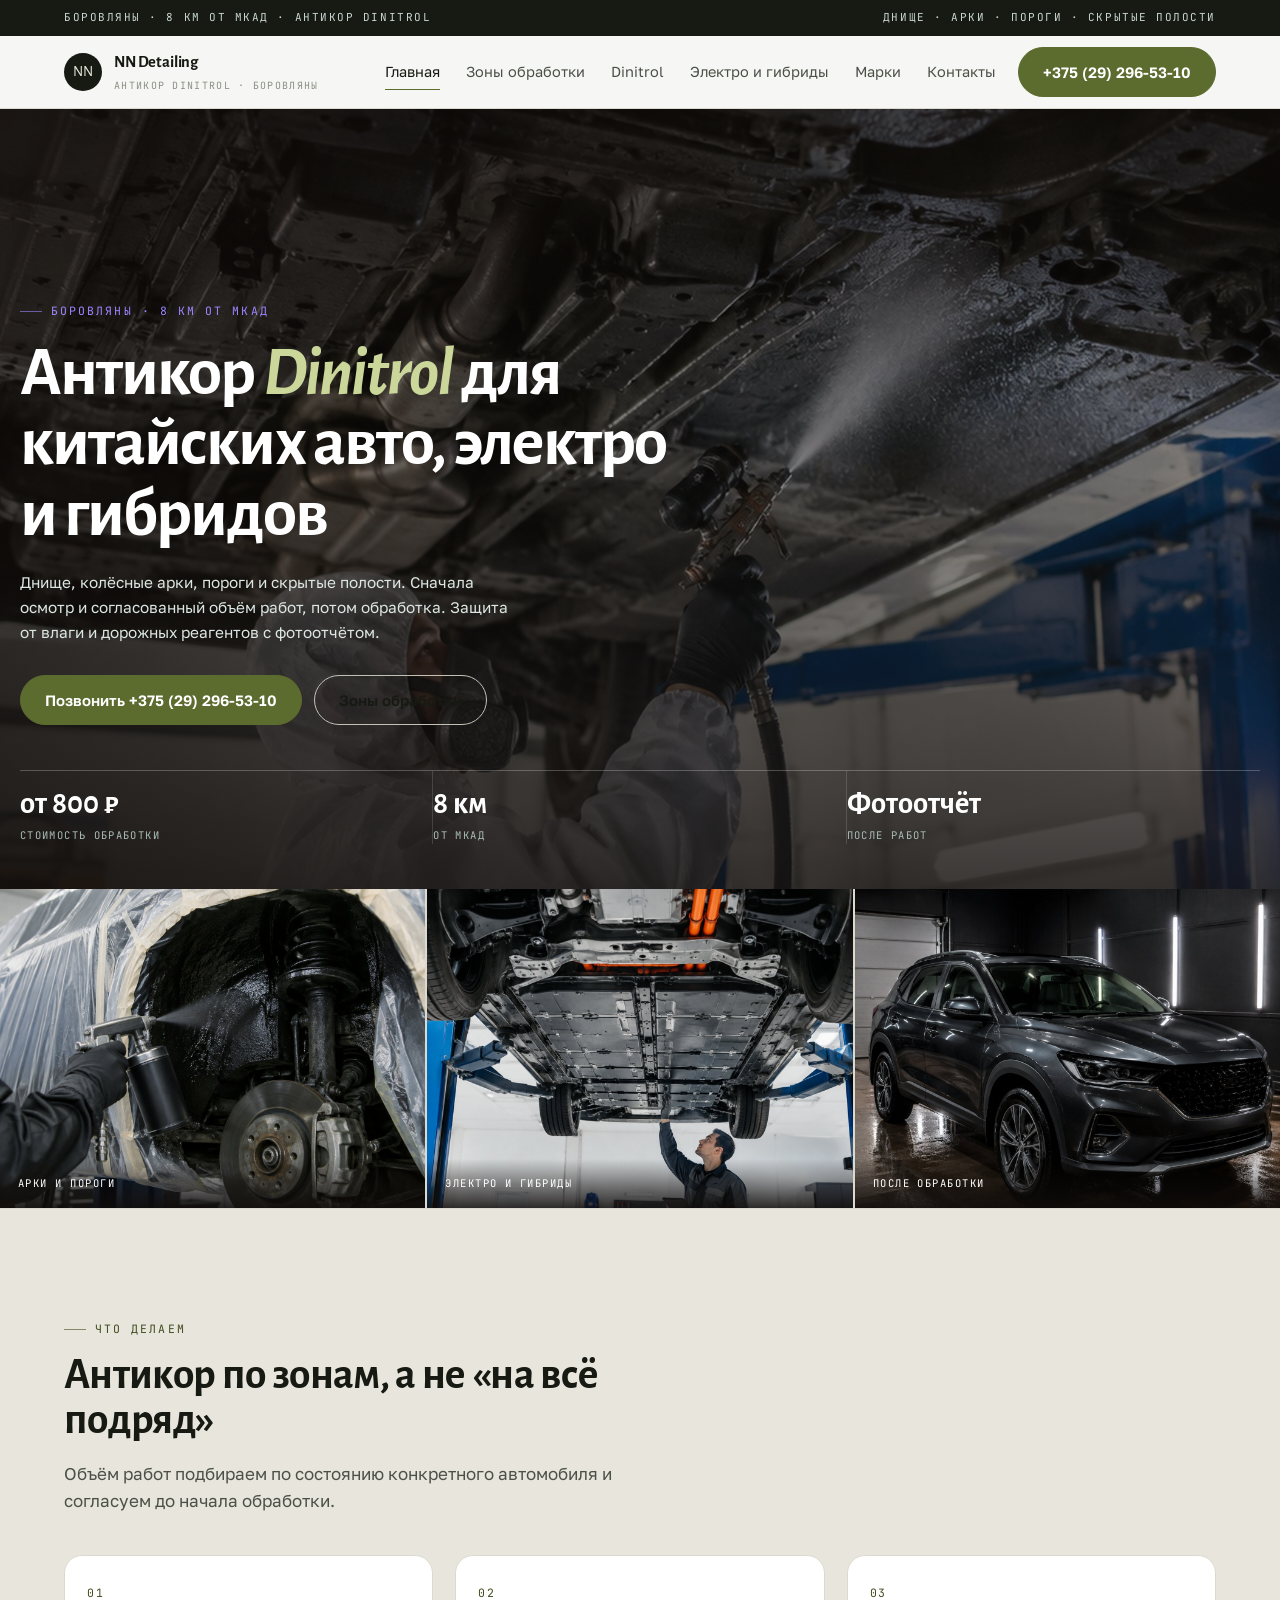
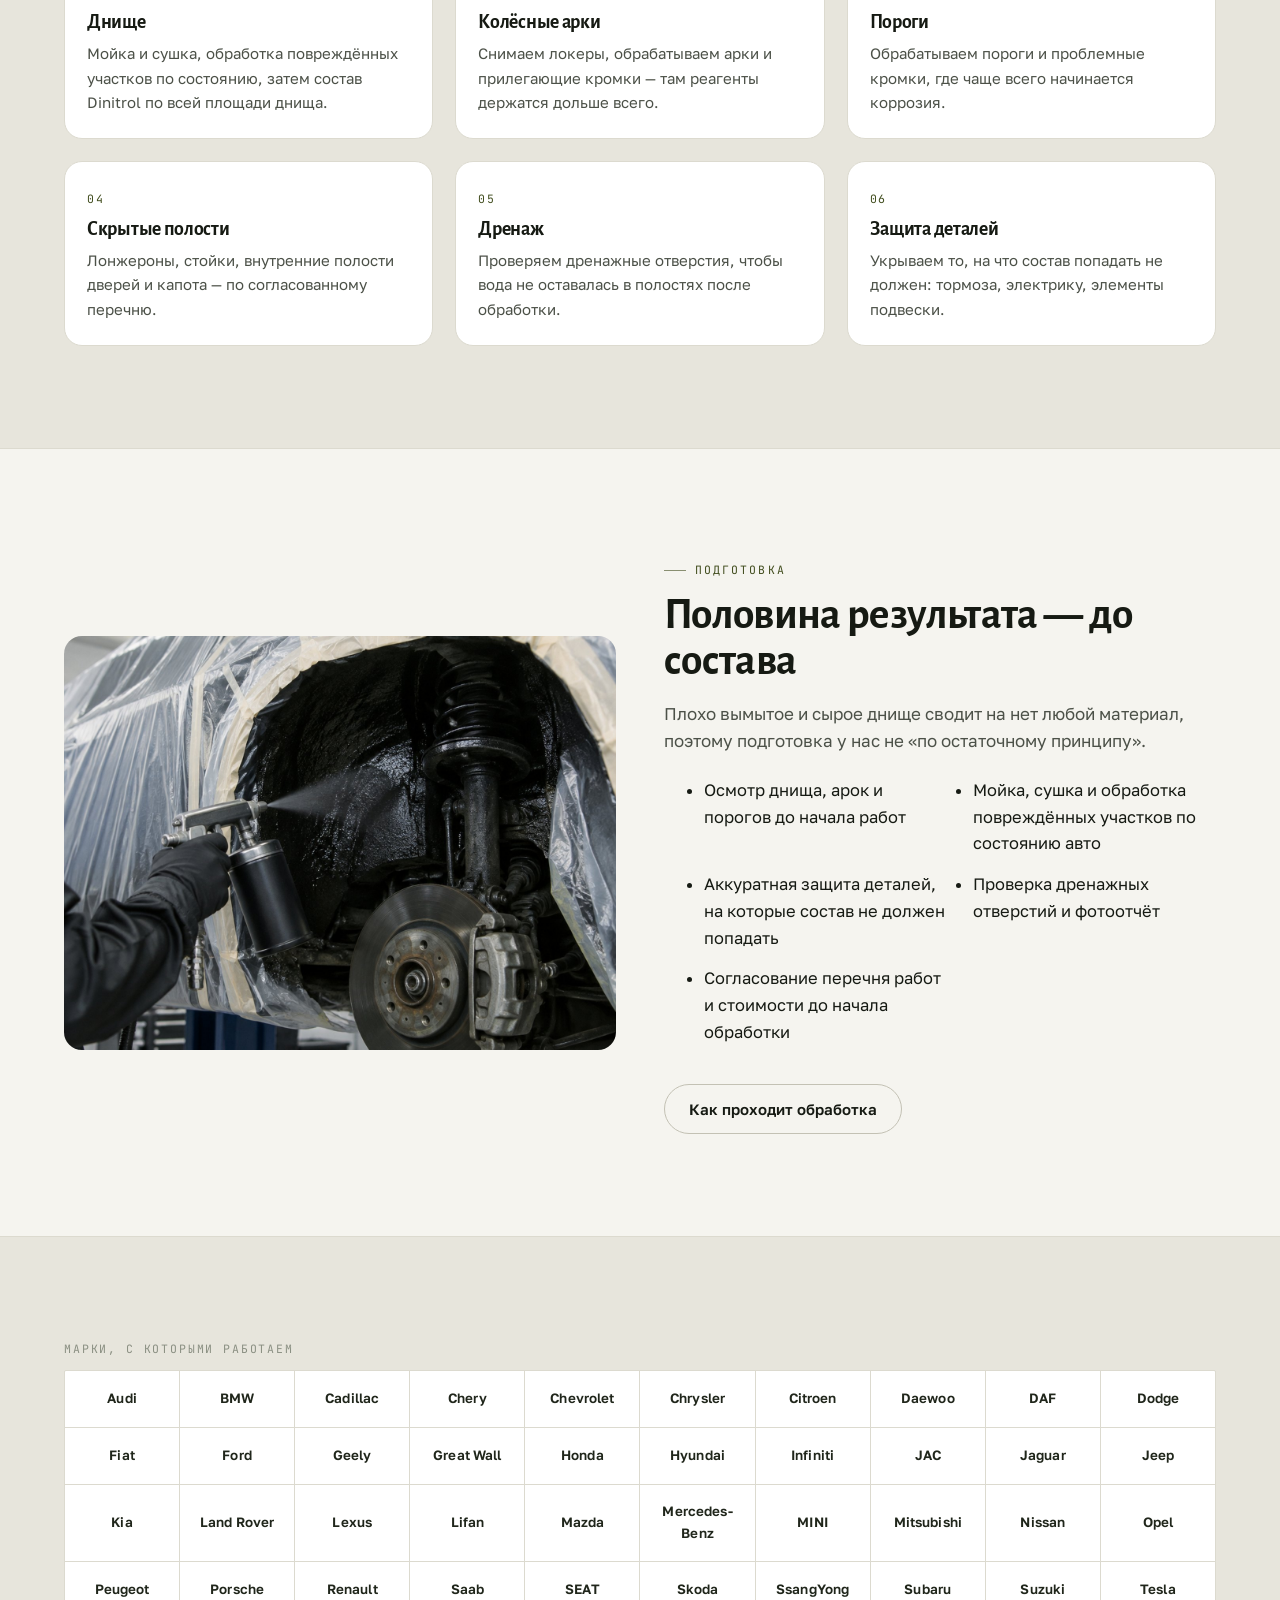
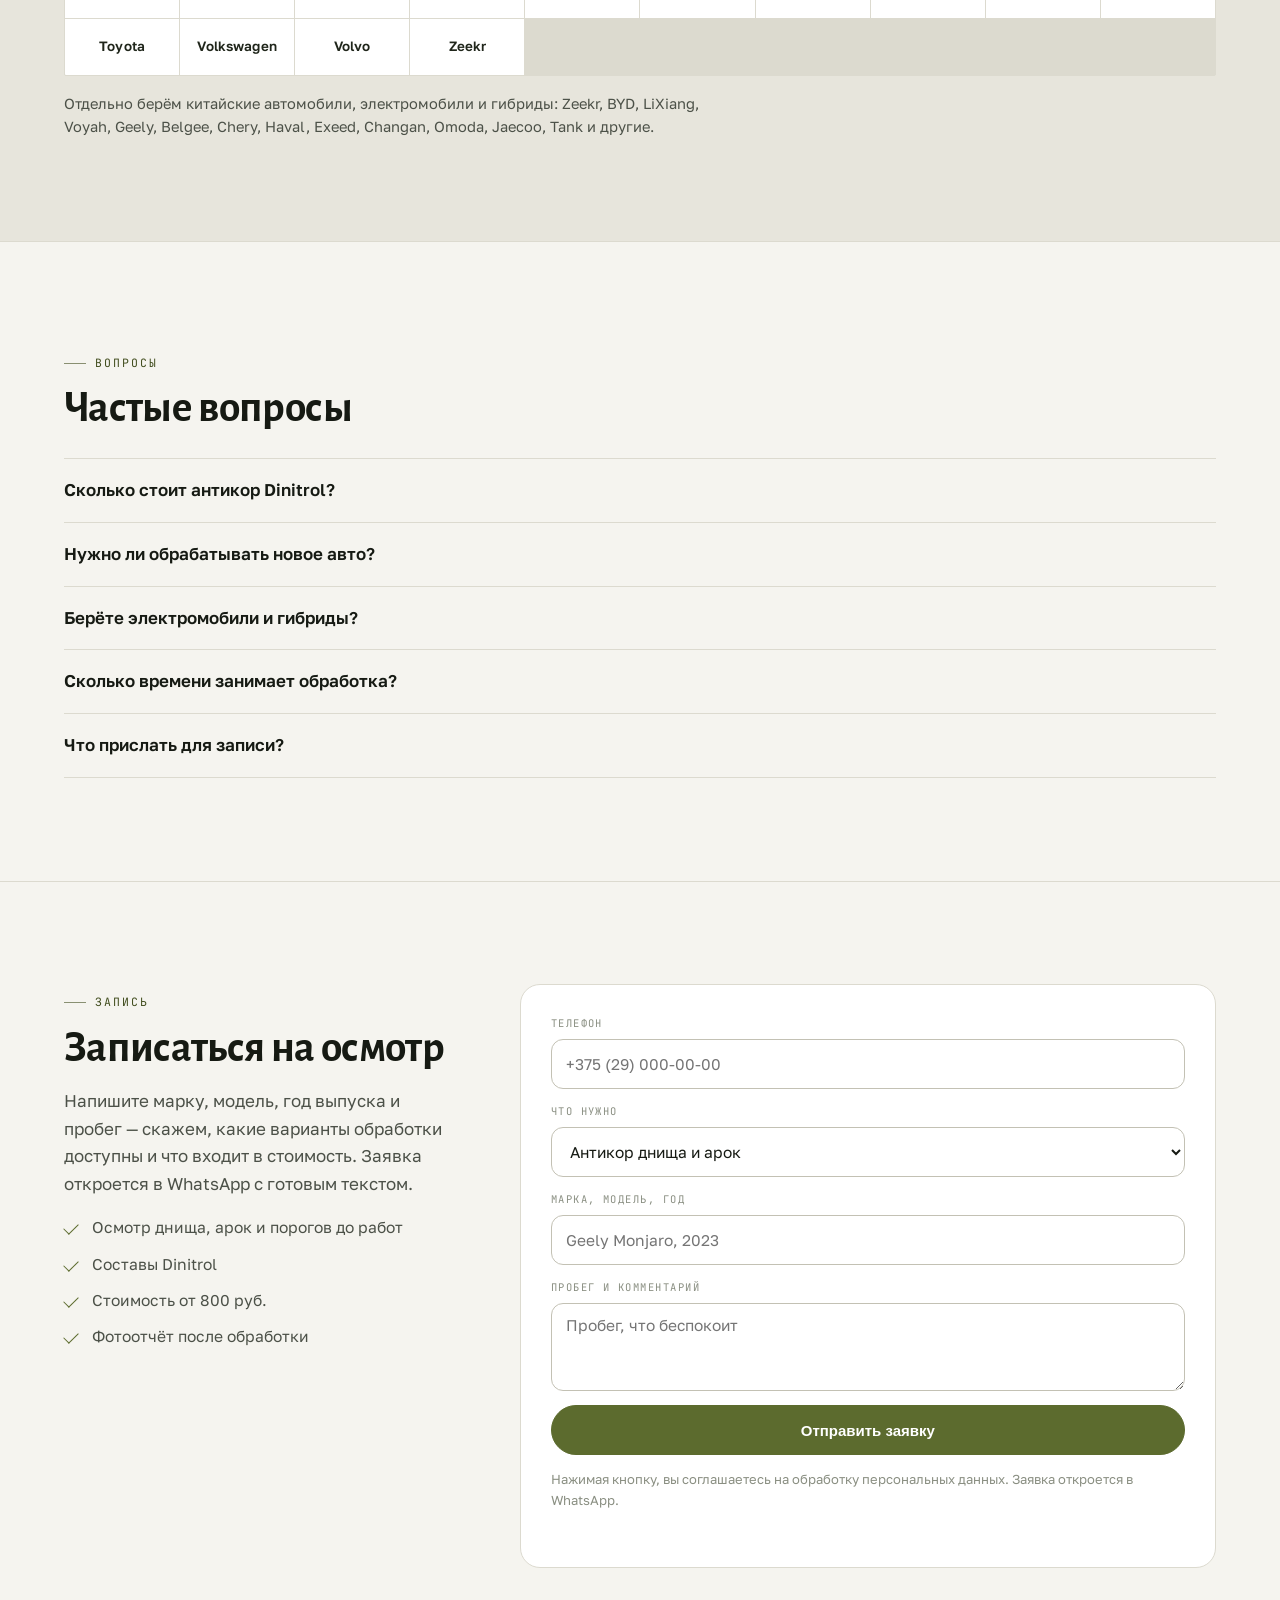
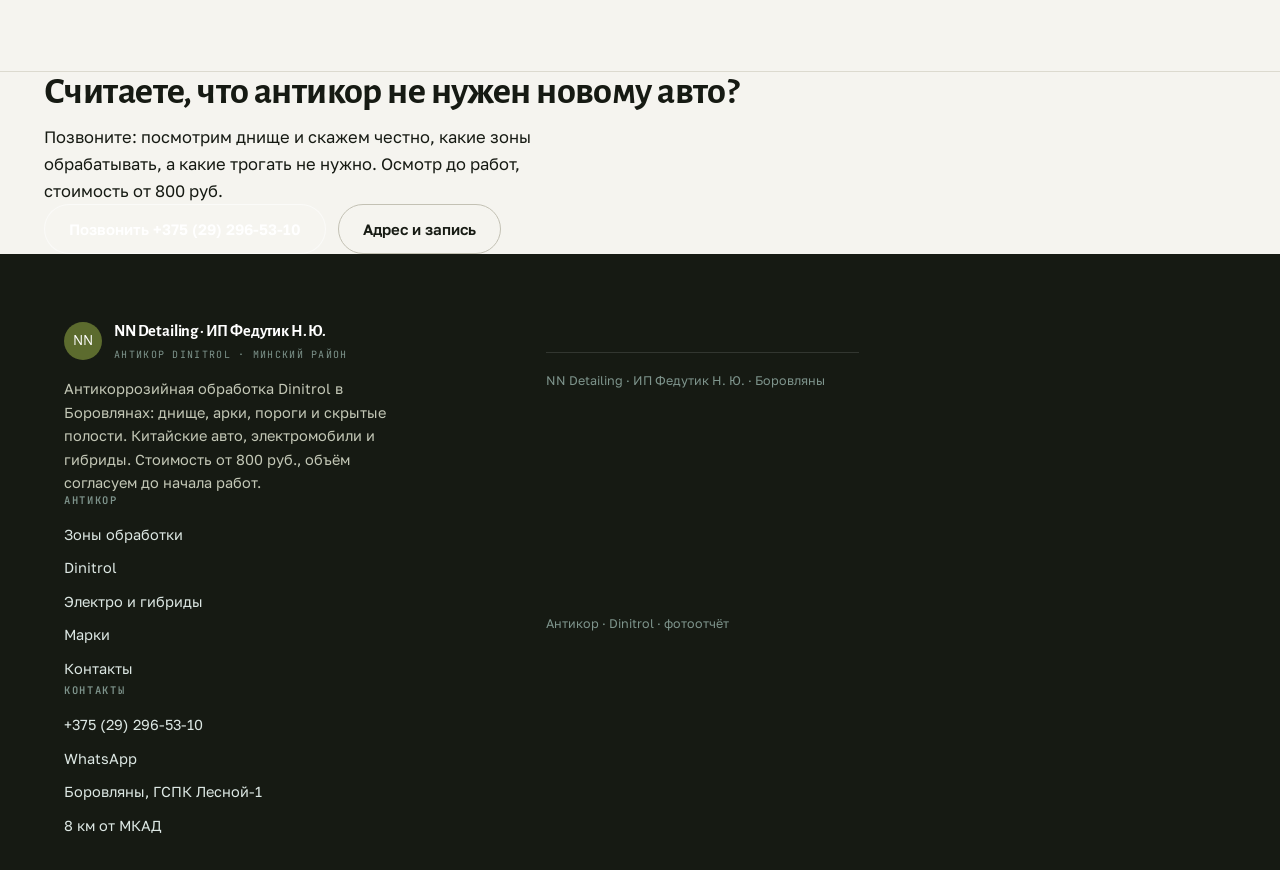
<file: index.html>
<!doctype html>
<html lang="ru">
<head>
<meta charset="utf-8">
<meta name="viewport" content="width=device-width,initial-scale=1">
<title>Антикор Dinitrol для китайских авто, электро и гибридов — NN Detailing, Боровляны</title>
<meta name="description" content="Антикоррозийная обработка Dinitrol: днище, арки, пороги, скрытые полости. Китайские авто, электромобили и гибриды. Боровляны, 8 км от МКАД. Стоимость от 800 руб.">
<link rel="icon" href="assets/img/favicon.svg" type="image/svg+xml">
<link rel="preconnect" href="https://fonts.googleapis.com">
<link rel="preconnect" href="https://fonts.gstatic.com" crossorigin>
<link href="https://fonts.googleapis.com/css2?family=Alegreya+Sans:wght@400;500;700;800&family=Golos+Text:wght@400;500;600;700&family=JetBrains+Mono:wght@400;500&display=swap" rel="stylesheet">
<link rel="stylesheet" href="assets/css/site.css">
</head>
<body>
<div class="topline"><div class="wrap"><span>Боровляны · 8 км от МКАД · антикор Dinitrol</span><span>Днище · арки · пороги · скрытые полости</span></div></div>
<header class="hdr"><div class="wrap hdr__in">
  <a class="logo" href="index.html"><i>NN</i><span><b>NN Detailing</b><span>антикор Dinitrol · Боровляны</span></span></a>
  <nav class="nav"><a href="index.html" aria-current="page">Главная</a><a href="uslugi.html">Зоны обработки</a><a href="dinitrol.html">Dinitrol</a><a href="elektro.html">Электро и гибриды</a><a href="marki.html">Марки</a><a href="kontakty.html">Контакты</a></nav>
  <a class="btn" href="tel:+375292965310">+375 (29) 296-53-10</a>
  <button class="burger" id="burger" aria-label="Меню"><span></span></button>
</div></header>
<div class="drawer" id="drawer"><button class="drawer__x" aria-label="Закрыть">×</button><a href="index.html">Главная</a><a href="uslugi.html">Зоны обработки</a><a href="dinitrol.html">Dinitrol</a><a href="elektro.html">Электро и гибриды</a><a href="marki.html">Марки</a><a href="kontakty.html">Контакты</a><a href="tel:+375292965310">+375 (29) 296-53-10</a></div>

<section class="hero">
<div class="hero__media"><img src="assets/img/hero.jpg" alt="Обработка днища автомобиля составом Dinitrol" width="1600" height="1000" fetchpriority="high"></div>
<div class="wrap hero__in">
<span class="kicker">Боровляны · 8 км от МКАД</span>
<h1>Антикор <em>Dinitrol</em> для китайских авто, электро и гибридов</h1>
<p class="hero__lead">Днище, колёсные арки, пороги и скрытые полости. Сначала осмотр и согласованный объём работ, потом обработка. Защита от влаги и дорожных реагентов с фотоотчётом.</p>
<div class="hero__btns"><a class="btn" href="tel:+375292965310">Позвонить +375 (29) 296-53-10</a><a class="btn btn--line" href="uslugi.html">Зоны обработки</a></div>
<div class="hero__stats"><div><b>от 800 ₽</b><span>стоимость обработки</span></div><div><b>8 км</b><span>от МКАД</span></div><div><b>Фотоотчёт</b><span>после работ</span></div></div>
</div></section>

<div class="band">
<figure><img src="assets/img/arch.jpg" alt="Обработка колёсной арки"><figcaption>арки и пороги</figcaption></figure>
<figure><img src="assets/img/ev.jpg" alt="Осмотр днища электромобиля"><figcaption>электро и гибриды</figcaption></figure>
<figure><img src="assets/img/studio.jpg" alt="Автомобиль после антикоррозийной обработки"><figcaption>после обработки</figcaption></figure>
</div>

<section class="sec sec--alt"><div class="wrap">
<div class="shead"><span class="kicker">Что делаем</span><h2>Антикор по зонам, а не «на всё подряд»</h2><p>Объём работ подбираем по состоянию конкретного автомобиля и согласуем до начала обработки.</p></div>
<div class="cards">
<div class="card"><div class="card__b"><span class="mono">01</span><h3>Днище</h3><p>Мойка и сушка, обработка повреждённых участков по состоянию, затем состав Dinitrol по всей площади днища.</p></div></div>
<div class="card"><div class="card__b"><span class="mono">02</span><h3>Колёсные арки</h3><p>Снимаем локеры, обрабатываем арки и прилегающие кромки — там реагенты держатся дольше всего.</p></div></div>
<div class="card"><div class="card__b"><span class="mono">03</span><h3>Пороги</h3><p>Обрабатываем пороги и проблемные кромки, где чаще всего начинается коррозия.</p></div></div>
<div class="card"><div class="card__b"><span class="mono">04</span><h3>Скрытые полости</h3><p>Лонжероны, стойки, внутренние полости дверей и капота — по согласованному перечню.</p></div></div>
<div class="card"><div class="card__b"><span class="mono">05</span><h3>Дренаж</h3><p>Проверяем дренажные отверстия, чтобы вода не оставалась в полостях после обработки.</p></div></div>
<div class="card"><div class="card__b"><span class="mono">06</span><h3>Защита деталей</h3><p>Укрываем то, на что состав попадать не должен: тормоза, электрику, элементы подвески.</p></div></div>
</div></div></section>

<section class="sec"><div class="wrap"><div class="two">
<div><img src="assets/img/arch.jpg" alt="Обработка арки автомобиля" width="1400" height="1050" loading="lazy"></div>
<div><div class="shead"><span class="kicker">Подготовка</span><h2>Половина результата — до состава</h2><p>Плохо вымытое и сырое днище сводит на нет любой материал, поэтому подготовка у нас не «по остаточному принципу».</p></div>
<ul class="checks"><li>Осмотр днища, арок и порогов до начала работ</li><li>Мойка, сушка и обработка повреждённых участков по состоянию авто</li><li>Аккуратная защита деталей, на которые состав не должен попадать</li><li>Проверка дренажных отверстий и фотоотчёт</li><li>Согласование перечня работ и стоимости до начала обработки</li></ul>
<a class="btn btn--line" href="dinitrol.html" style="margin-top:22px">Как проходит обработка</a></div>
</div></div></section>

<section class="sec sec--alt"><div class="wrap"><div class="marks__hd mono">Марки, с которыми работаем</div><div class="marks"><span>Audi</span><span>BMW</span><span>Cadillac</span><span>Chery</span><span>Chevrolet</span><span>Chrysler</span><span>Citroen</span><span>Daewoo</span><span>DAF</span><span>Dodge</span><span>Fiat</span><span>Ford</span><span>Geely</span><span>Great Wall</span><span>Honda</span><span>Hyundai</span><span>Infiniti</span><span>JAC</span><span>Jaguar</span><span>Jeep</span><span>Kia</span><span>Land Rover</span><span>Lexus</span><span>Lifan</span><span>Mazda</span><span>Mercedes-Benz</span><span>MINI</span><span>Mitsubishi</span><span>Nissan</span><span>Opel</span><span>Peugeot</span><span>Porsche</span><span>Renault</span><span>Saab</span><span>SEAT</span><span>Skoda</span><span>SsangYong</span><span>Subaru</span><span>Suzuki</span><span>Tesla</span><span>Toyota</span><span>Volkswagen</span><span>Volvo</span><span>Zeekr</span></div><p class="marks__n">Отдельно берём китайские автомобили, электромобили и гибриды: Zeekr, BYD, LiXiang, Voyah, Geely, Belgee, Chery, Haval, Exeed, Changan, Omoda, Jaecoo, Tank и другие.</p></div></section>

<section class="sec"><div class="wrap">
<div class="shead"><span class="kicker">Вопросы</span><h2>Частые вопросы</h2></div>
<div class="faq">
<div class="faq__i"><div class="faq__q">Сколько стоит антикор Dinitrol?</div><div class="faq__a">От 800 рублей. Точная стоимость зависит от объёма работ и состояния автомобиля — перечень согласуем до начала обработки, чтобы вы заранее понимали, что входит в услугу.</div></div>
<div class="faq__i"><div class="faq__q">Нужно ли обрабатывать новое авто?</div><div class="faq__a">Заводская защита тонкая и не закрывает все зоны. Осмотр покажет, где покрытие уже есть, а где металл открыт. Скажем честно, что делать, а что можно отложить.</div></div>
<div class="faq__i"><div class="faq__q">Берёте электромобили и гибриды?</div><div class="faq__a">Да. Учитываем конструктивные особенности конкретной модели: необходимость и возможность обработки зон рядом с тяговой батареей уточняем до начала работ.</div></div>
<div class="faq__i"><div class="faq__q">Сколько времени занимает обработка?</div><div class="faq__a">Зависит от объёма: только днище и арки — быстрее, полная обработка со скрытыми полостями — дольше. Время скажем при записи.</div></div>
<div class="faq__i"><div class="faq__q">Что прислать для записи?</div><div class="faq__a">Марку, модель, год выпуска и пробег. Этого достаточно, чтобы рассказать варианты и записать на осмотр.</div></div>
</div></div></section>

<section class="sec" id="zayavka"><div class="wrap"><div class="row2">
<div class="side"><div class="shead"><span class="kicker">Запись</span><h2>Записаться на осмотр</h2><p>Напишите марку, модель, год выпуска и пробег — скажем, какие варианты обработки доступны и что входит в стоимость. Заявка откроется в WhatsApp с готовым текстом.</p></div><ul class="list"><li>Осмотр днища, арок и порогов до работ</li><li>Составы Dinitrol</li><li>Стоимость от 800 руб.</li><li>Фотоотчёт после обработки</li></ul></div>
<form class="form" data-form novalidate>
<div class="fld"><label for="f-phone">Телефон</label><input id="f-phone" type="tel" placeholder="+375 (29) 000-00-00" autocomplete="tel" required></div>
<div class="fld"><label for="f-what">Что нужно</label><select id="f-what"><option>Антикор днища и арок</option><option>Полная обработка: днище, арки, пороги, скрытые полости</option><option>Скрытые полости и пороги</option><option>Электромобиль или гибрид</option><option>Китайский автомобиль</option><option>Осмотр и расчёт стоимости</option></select></div>
<div class="fld"><label for="f-where">Марка, модель, год</label><input id="f-where" type="text" placeholder="Geely Monjaro, 2023"></div>
<div class="fld"><label for="f-msg">Пробег и комментарий</label><textarea id="f-msg" rows="3" placeholder="Пробег, что беспокоит"></textarea></div>
<button class="btn" type="submit">Отправить заявку</button>
<p class="form__note">Нажимая кнопку, вы соглашаетесь на обработку персональных данных. Заявка откроется в WhatsApp.</p>
<div class="formout" id="formMsg" role="status"></div>
</form></div></div></section>
<section class="cta"><div class="wrap cta__in"><div><h2>Считаете, что антикор не нужен новому авто?</h2><p>Позвоните: посмотрим днище и скажем честно, какие зоны обрабатывать, а какие трогать не нужно. Осмотр до работ, стоимость от 800 руб.</p></div><div class="cta__act"><a class="btn btn--w" href="tel:+375292965310">Позвонить +375 (29) 296-53-10</a><a class="btn btn--line" href="kontakty.html">Адрес и запись</a></div></div></section>

<footer class="foot"><div class="wrap"><div class="foot__in">
<div><div class="logo" style="margin:0 0 14px"><i style="background:#5C6B2E;color:#fff">NN</i><span><b style="color:#fff">NN Detailing · ИП Федутик Н. Ю.</b><span style="color:#7E948C">антикор Dinitrol · Минский район</span></span></div>
<p style="color:#C3C7B6;max-width:36ch">Антикоррозийная обработка Dinitrol в Боровлянах: днище, арки, пороги и скрытые полости. Китайские авто, электромобили и гибриды. Стоимость от 800 руб., объём согласуем до начала работ.</p>
<div><h4>Антикор</h4><a href="uslugi.html">Зоны обработки</a><a href="dinitrol.html">Dinitrol</a><a href="elektro.html">Электро и гибриды</a><a href="marki.html">Марки</a><a href="kontakty.html">Контакты</a></div>
<div><h4>Контакты</h4><a href="tel:+375292965310">+375 (29) 296-53-10</a><a href="https://wa.me/375292965310" target="_blank" rel="noopener">WhatsApp</a><a href="kontakty.html">Боровляны, ГСПК Лесной-1</a><a href="kontakty.html">8 км от МКАД</a></div>
</div><div class="foot__low"><span>NN Detailing · ИП Федутик Н. Ю. · Боровляны</span><span>Антикор · Dinitrol · фотоотчёт</span></div></div></footer>
<div class="fbar"><a href="tel:+375292965310">Позвонить</a><a href="https://wa.me/375292965310" target="_blank" rel="noopener">WhatsApp</a></div>
<script src="assets/js/main.js" defer></script>
</body>
</html>
</file>
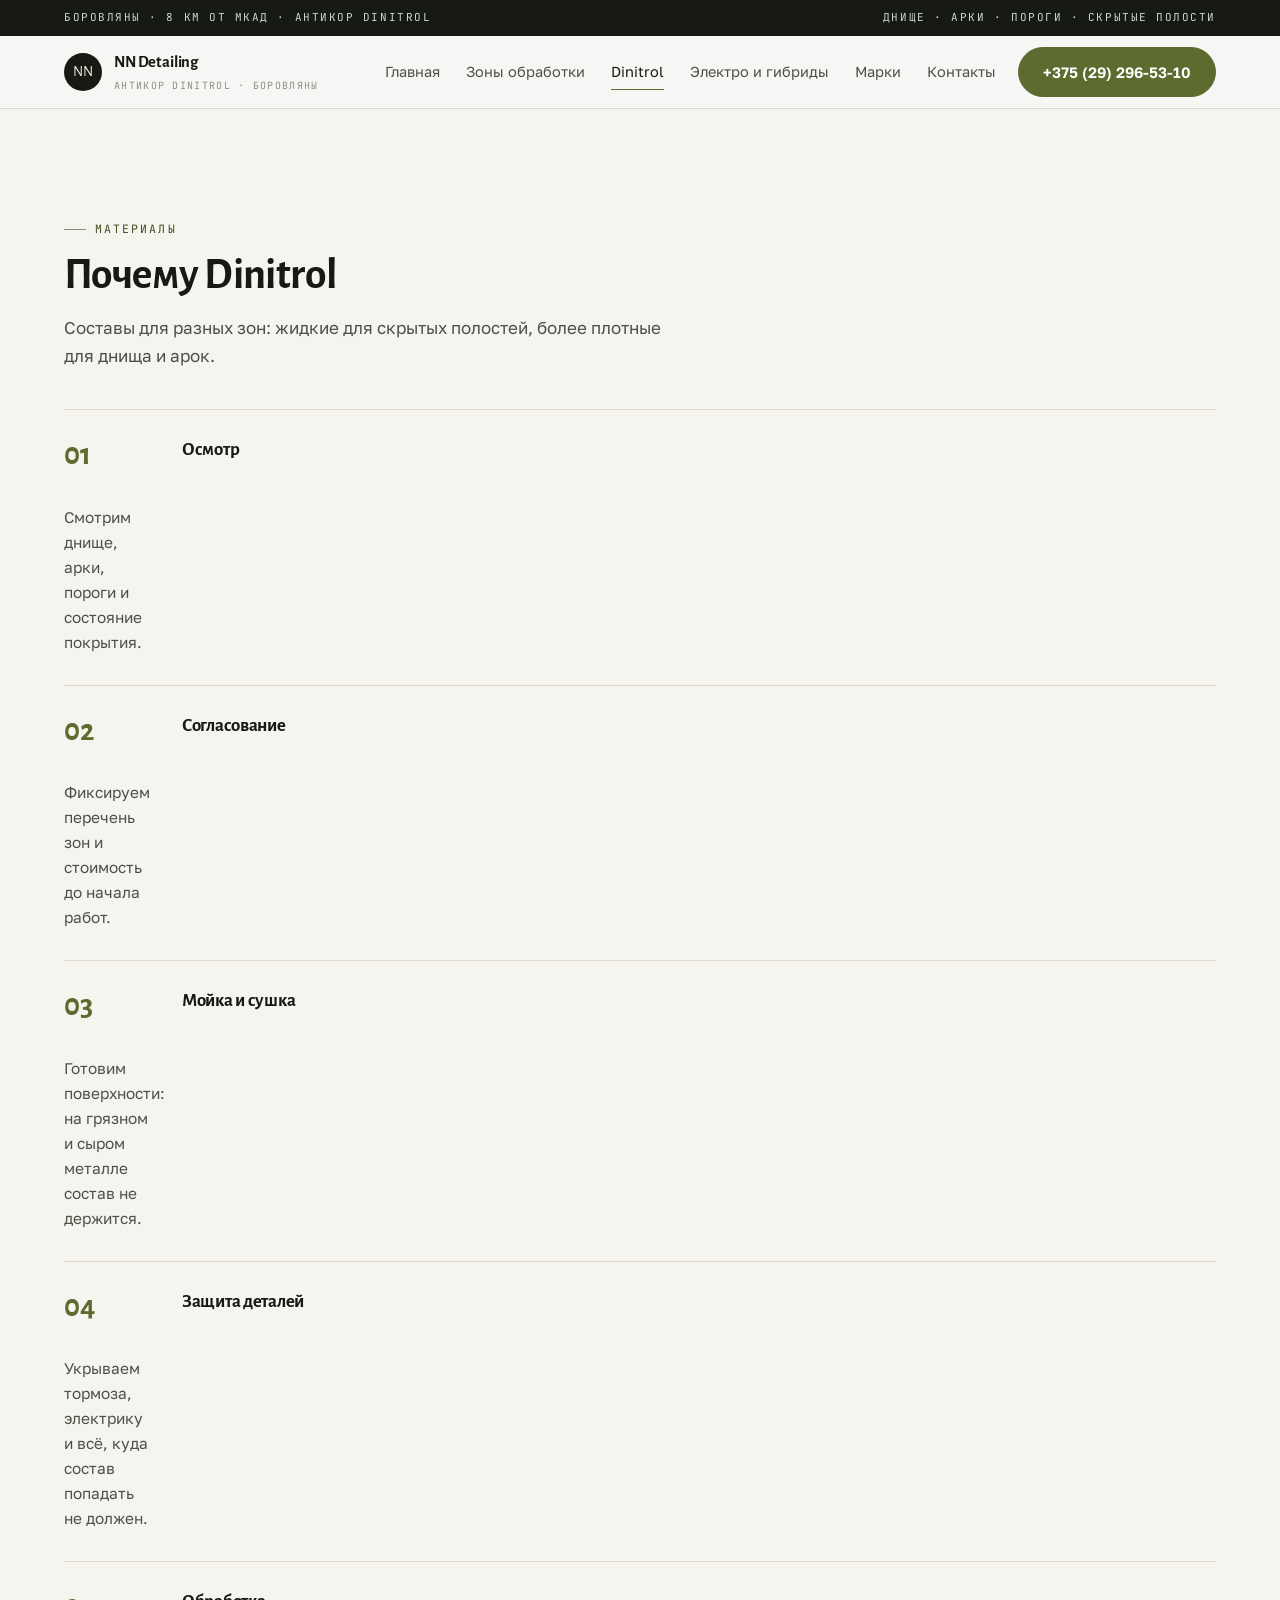
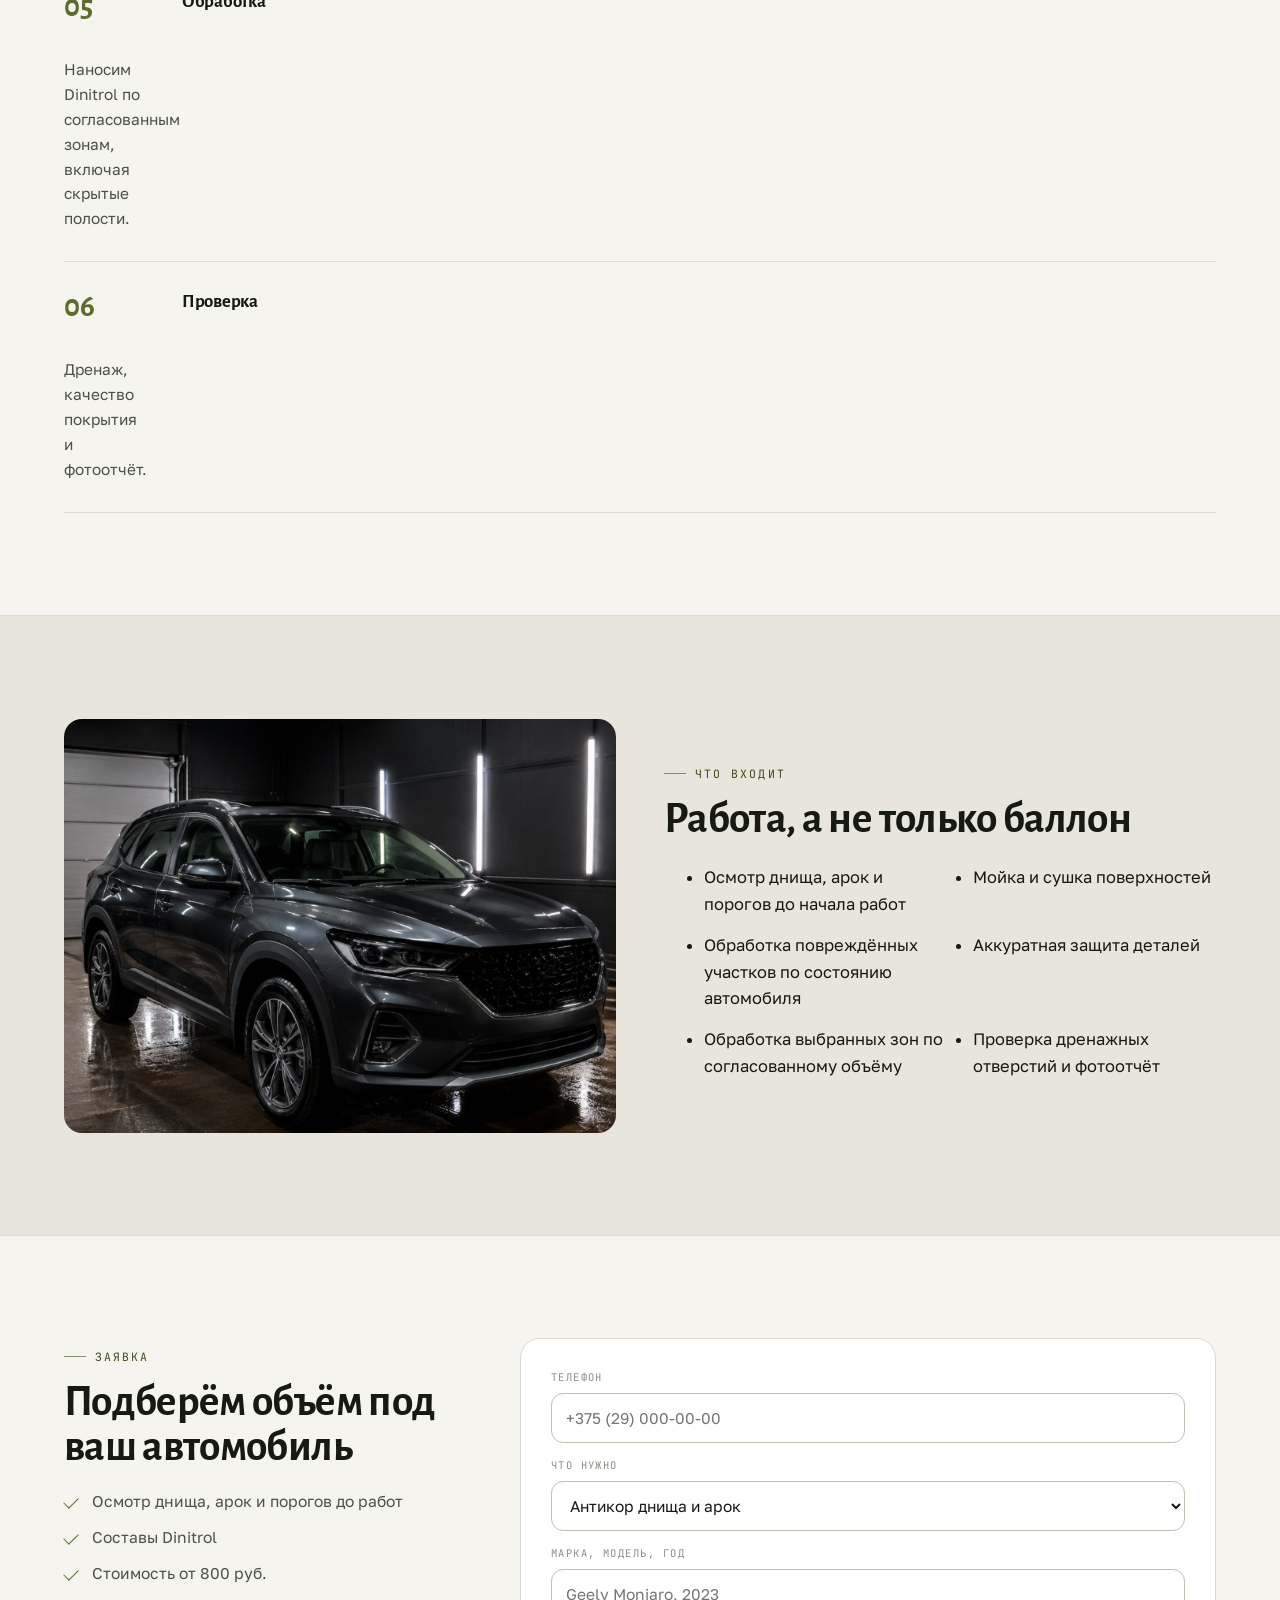
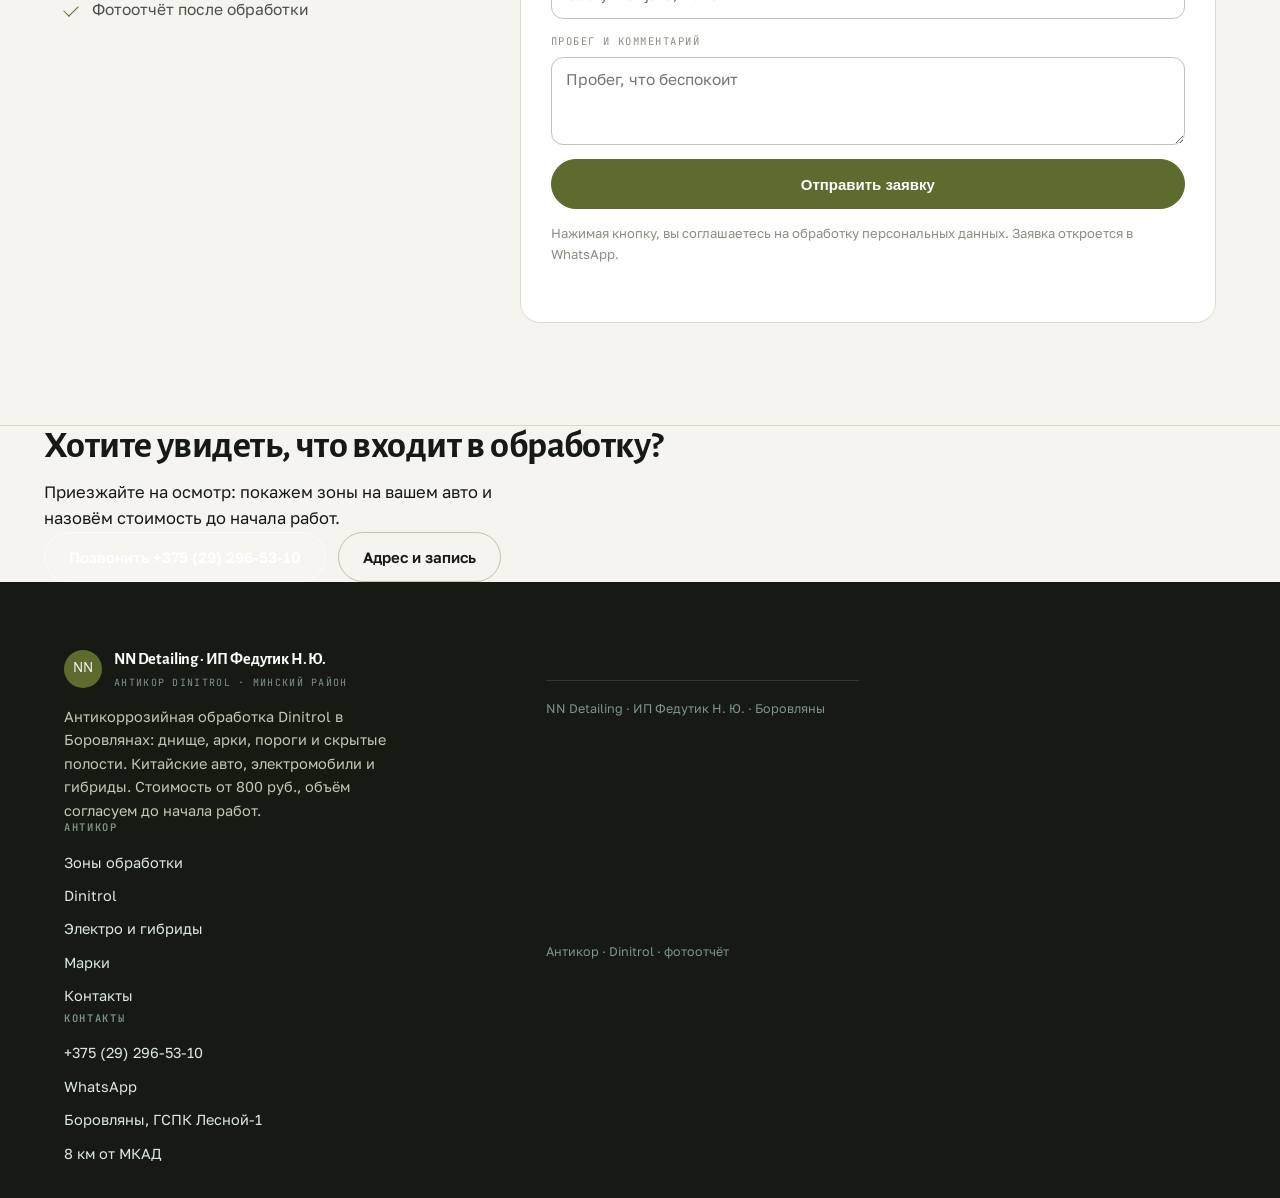
<file: dinitrol.html>
<!doctype html>
<html lang="ru">
<head>
<meta charset="utf-8">
<meta name="viewport" content="width=device-width,initial-scale=1">
<title>Dinitrol: как проходит обработка — NN Detailing</title>
<meta name="description" content="Этапы антикоррозийной обработки составами Dinitrol: осмотр, согласование, мойка и сушка, защита деталей, обработка, проверка дренажа и фотоотчёт.">
<link rel="icon" href="assets/img/favicon.svg" type="image/svg+xml">
<link rel="preconnect" href="https://fonts.googleapis.com">
<link rel="preconnect" href="https://fonts.gstatic.com" crossorigin>
<link href="https://fonts.googleapis.com/css2?family=Alegreya+Sans:wght@400;500;700;800&family=Golos+Text:wght@400;500;600;700&family=JetBrains+Mono:wght@400;500&display=swap" rel="stylesheet">
<link rel="stylesheet" href="assets/css/site.css">
</head>
<body>
<div class="topline"><div class="wrap"><span>Боровляны · 8 км от МКАД · антикор Dinitrol</span><span>Днище · арки · пороги · скрытые полости</span></div></div>
<header class="hdr"><div class="wrap hdr__in">
  <a class="logo" href="index.html"><i>NN</i><span><b>NN Detailing</b><span>антикор Dinitrol · Боровляны</span></span></a>
  <nav class="nav"><a href="index.html">Главная</a><a href="uslugi.html">Зоны обработки</a><a href="dinitrol.html" aria-current="page">Dinitrol</a><a href="elektro.html">Электро и гибриды</a><a href="marki.html">Марки</a><a href="kontakty.html">Контакты</a></nav>
  <a class="btn" href="tel:+375292965310">+375 (29) 296-53-10</a>
  <button class="burger" id="burger" aria-label="Меню"><span></span></button>
</div></header>
<div class="drawer" id="drawer"><button class="drawer__x" aria-label="Закрыть">×</button><a href="index.html">Главная</a><a href="uslugi.html">Зоны обработки</a><a href="dinitrol.html">Dinitrol</a><a href="elektro.html">Электро и гибриды</a><a href="marki.html">Марки</a><a href="kontakty.html">Контакты</a><a href="tel:+375292965310">+375 (29) 296-53-10</a></div>

<section class="sec"><div class="wrap">
<div class="shead"><span class="kicker">Материалы</span><h1>Почему Dinitrol</h1><p>Составы для разных зон: жидкие для скрытых полостей, более плотные для днища и арок.</p></div>
<div class="steps">
<div class="step"><b class="step__n">01</b><h3>Осмотр</h3><p>Смотрим днище, арки, пороги и состояние покрытия.</p></div>
<div class="step"><b class="step__n">02</b><h3>Согласование</h3><p>Фиксируем перечень зон и стоимость до начала работ.</p></div>
<div class="step"><b class="step__n">03</b><h3>Мойка и сушка</h3><p>Готовим поверхности: на грязном и сыром металле состав не держится.</p></div>
<div class="step"><b class="step__n">04</b><h3>Защита деталей</h3><p>Укрываем тормоза, электрику и всё, куда состав попадать не должен.</p></div>
<div class="step"><b class="step__n">05</b><h3>Обработка</h3><p>Наносим Dinitrol по согласованным зонам, включая скрытые полости.</p></div>
<div class="step"><b class="step__n">06</b><h3>Проверка</h3><p>Дренаж, качество покрытия и фотоотчёт.</p></div>
</div></div></section>

<section class="sec sec--alt"><div class="wrap"><div class="two">
<div><img src="assets/img/studio.jpg" alt="Автомобиль после обработки Dinitrol" width="1400" height="1050" loading="lazy"></div>
<div><div class="shead"><span class="kicker">Что входит</span><h2>Работа, а не только баллон</h2></div>
<ul class="checks"><li>Осмотр днища, арок и порогов до начала работ</li><li>Мойка и сушка поверхностей</li><li>Обработка повреждённых участков по состоянию автомобиля</li><li>Аккуратная защита деталей</li><li>Обработка выбранных зон по согласованному объёму</li><li>Проверка дренажных отверстий и фотоотчёт</li></ul></div>
</div></div></section>
<section class="sec" id="zayavka"><div class="wrap"><div class="row2">
<div class="side"><div class="shead"><span class="kicker">Заявка</span><h2>Подберём объём под ваш автомобиль</h2></div><ul class="list"><li>Осмотр днища, арок и порогов до работ</li><li>Составы Dinitrol</li><li>Стоимость от 800 руб.</li><li>Фотоотчёт после обработки</li></ul></div>
<form class="form" data-form novalidate>
<div class="fld"><label for="f-phone">Телефон</label><input id="f-phone" type="tel" placeholder="+375 (29) 000-00-00" autocomplete="tel" required></div>
<div class="fld"><label for="f-what">Что нужно</label><select id="f-what"><option>Антикор днища и арок</option><option>Полная обработка: днище, арки, пороги, скрытые полости</option><option>Скрытые полости и пороги</option><option>Электромобиль или гибрид</option><option>Китайский автомобиль</option><option>Осмотр и расчёт стоимости</option></select></div>
<div class="fld"><label for="f-where">Марка, модель, год</label><input id="f-where" type="text" placeholder="Geely Monjaro, 2023"></div>
<div class="fld"><label for="f-msg">Пробег и комментарий</label><textarea id="f-msg" rows="3" placeholder="Пробег, что беспокоит"></textarea></div>
<button class="btn" type="submit">Отправить заявку</button>
<p class="form__note">Нажимая кнопку, вы соглашаетесь на обработку персональных данных. Заявка откроется в WhatsApp.</p>
<div class="formout" id="formMsg" role="status"></div>
</form></div></div></section>
<section class="cta"><div class="wrap cta__in"><div><h2>Хотите увидеть, что входит в обработку?</h2><p>Приезжайте на осмотр: покажем зоны на вашем авто и назовём стоимость до начала работ.</p></div><div class="cta__act"><a class="btn btn--w" href="tel:+375292965310">Позвонить +375 (29) 296-53-10</a><a class="btn btn--line" href="kontakty.html">Адрес и запись</a></div></div></section>

<footer class="foot"><div class="wrap"><div class="foot__in">
<div><div class="logo" style="margin:0 0 14px"><i style="background:#5C6B2E;color:#fff">NN</i><span><b style="color:#fff">NN Detailing · ИП Федутик Н. Ю.</b><span style="color:#7E948C">антикор Dinitrol · Минский район</span></span></div>
<p style="color:#C3C7B6;max-width:36ch">Антикоррозийная обработка Dinitrol в Боровлянах: днище, арки, пороги и скрытые полости. Китайские авто, электромобили и гибриды. Стоимость от 800 руб., объём согласуем до начала работ.</p>
<div><h4>Антикор</h4><a href="uslugi.html">Зоны обработки</a><a href="dinitrol.html">Dinitrol</a><a href="elektro.html">Электро и гибриды</a><a href="marki.html">Марки</a><a href="kontakty.html">Контакты</a></div>
<div><h4>Контакты</h4><a href="tel:+375292965310">+375 (29) 296-53-10</a><a href="https://wa.me/375292965310" target="_blank" rel="noopener">WhatsApp</a><a href="kontakty.html">Боровляны, ГСПК Лесной-1</a><a href="kontakty.html">8 км от МКАД</a></div>
</div><div class="foot__low"><span>NN Detailing · ИП Федутик Н. Ю. · Боровляны</span><span>Антикор · Dinitrol · фотоотчёт</span></div></div></footer>
<div class="fbar"><a href="tel:+375292965310">Позвонить</a><a href="https://wa.me/375292965310" target="_blank" rel="noopener">WhatsApp</a></div>
<script src="assets/js/main.js" defer></script>
</body>
</html>
</file>
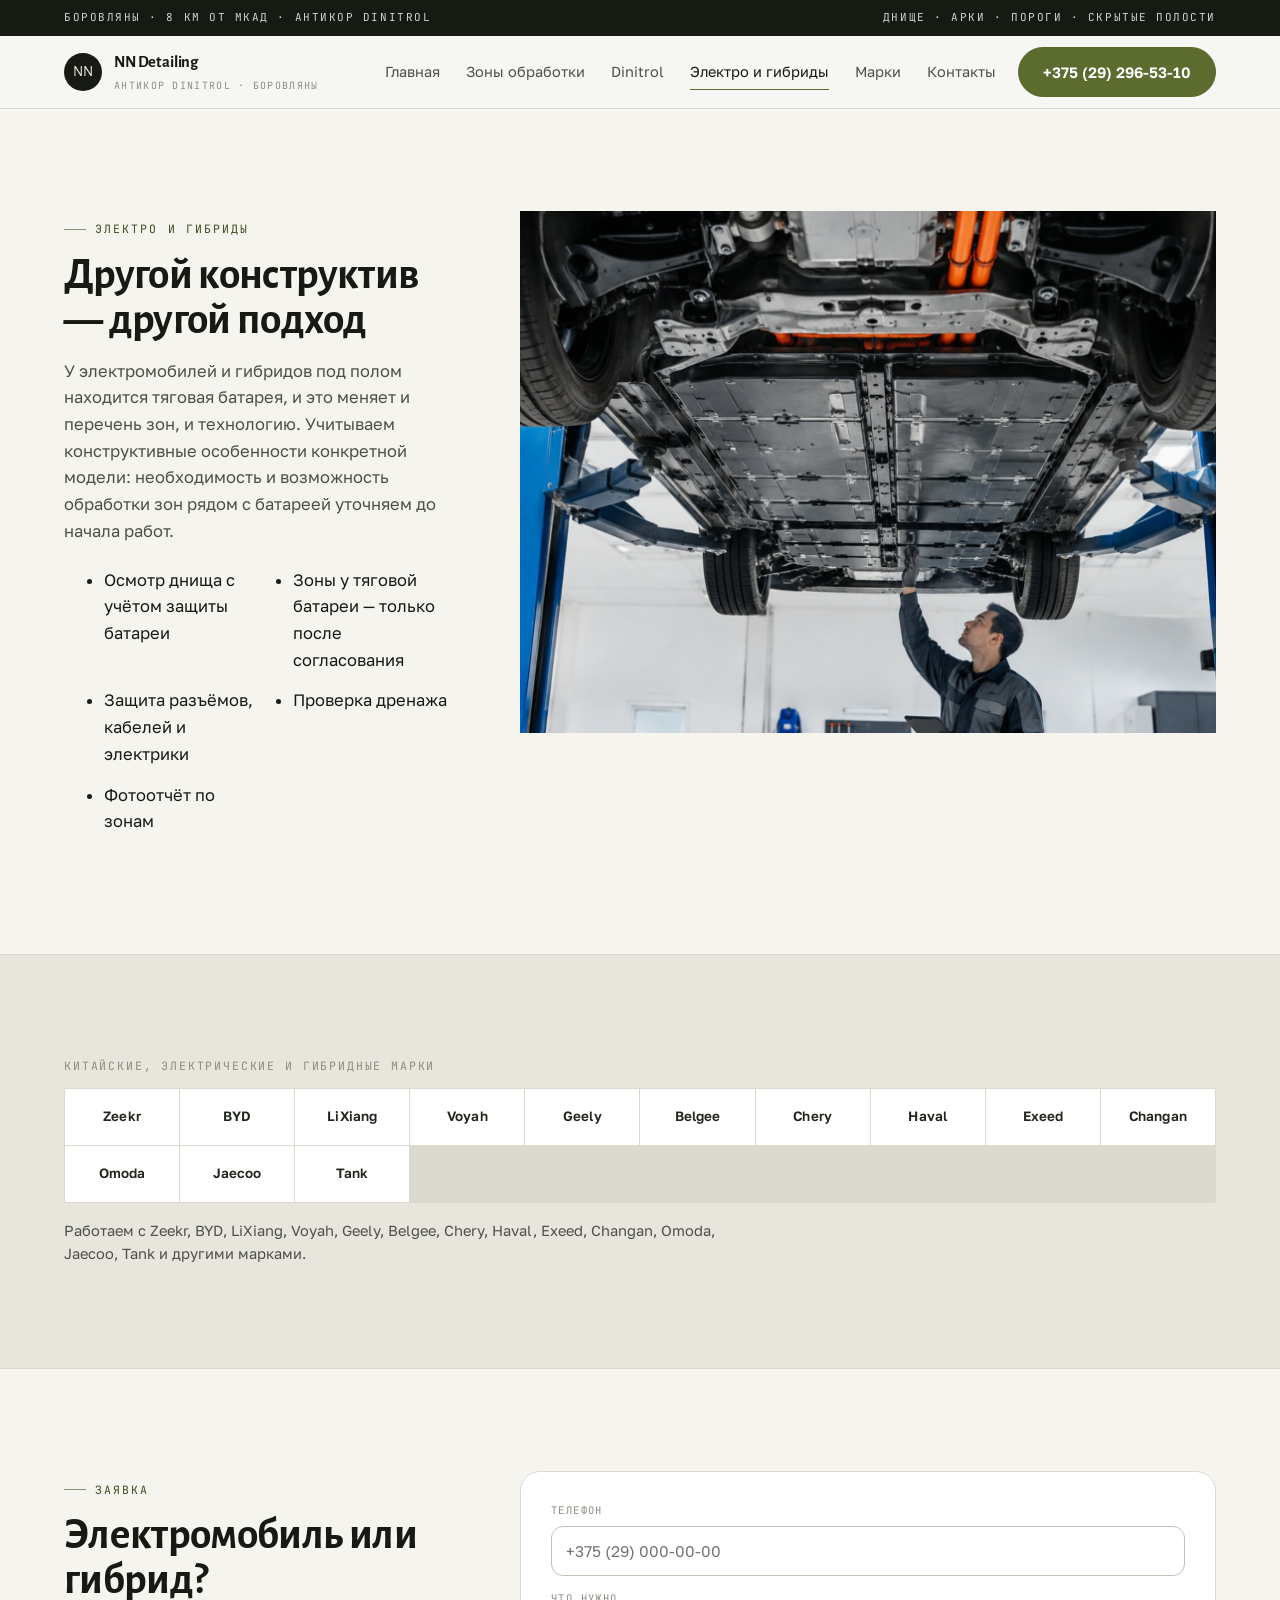
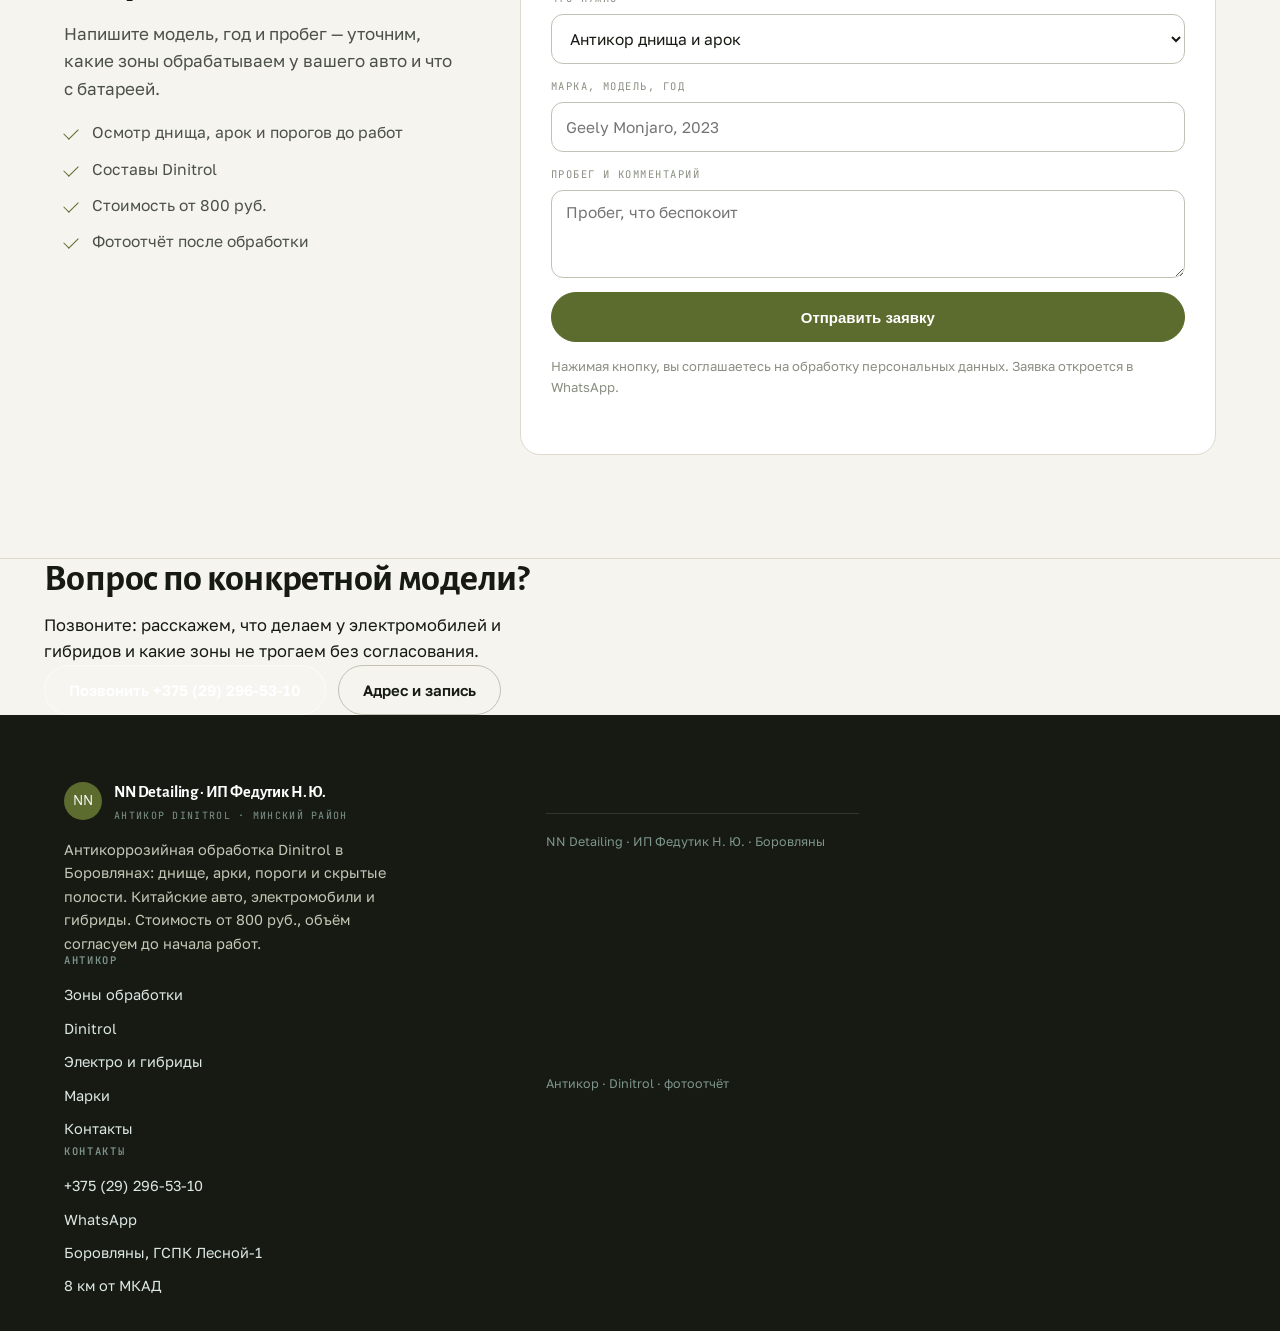
<file: elektro.html>
<!doctype html>
<html lang="ru">
<head>
<meta charset="utf-8">
<meta name="viewport" content="width=device-width,initial-scale=1">
<title>Антикор для электромобилей и гибридов — NN Detailing</title>
<meta name="description" content="Обработка электромобилей и гибридов Dinitrol с учётом конструктивных особенностей: зоны у тяговой батареи согласуем до начала работ.">
<link rel="icon" href="assets/img/favicon.svg" type="image/svg+xml">
<link rel="preconnect" href="https://fonts.googleapis.com">
<link rel="preconnect" href="https://fonts.gstatic.com" crossorigin>
<link href="https://fonts.googleapis.com/css2?family=Alegreya+Sans:wght@400;500;700;800&family=Golos+Text:wght@400;500;600;700&family=JetBrains+Mono:wght@400;500&display=swap" rel="stylesheet">
<link rel="stylesheet" href="assets/css/site.css">
</head>
<body>
<div class="topline"><div class="wrap"><span>Боровляны · 8 км от МКАД · антикор Dinitrol</span><span>Днище · арки · пороги · скрытые полости</span></div></div>
<header class="hdr"><div class="wrap hdr__in">
  <a class="logo" href="index.html"><i>NN</i><span><b>NN Detailing</b><span>антикор Dinitrol · Боровляны</span></span></a>
  <nav class="nav"><a href="index.html">Главная</a><a href="uslugi.html">Зоны обработки</a><a href="dinitrol.html">Dinitrol</a><a href="elektro.html" aria-current="page">Электро и гибриды</a><a href="marki.html">Марки</a><a href="kontakty.html">Контакты</a></nav>
  <a class="btn" href="tel:+375292965310">+375 (29) 296-53-10</a>
  <button class="burger" id="burger" aria-label="Меню"><span></span></button>
</div></header>
<div class="drawer" id="drawer"><button class="drawer__x" aria-label="Закрыть">×</button><a href="index.html">Главная</a><a href="uslugi.html">Зоны обработки</a><a href="dinitrol.html">Dinitrol</a><a href="elektro.html">Электро и гибриды</a><a href="marki.html">Марки</a><a href="kontakty.html">Контакты</a><a href="tel:+375292965310">+375 (29) 296-53-10</a></div>

<section class="sec"><div class="wrap"><div class="row2">
<div class="side"><div class="shead"><span class="kicker">Электро и гибриды</span><h1>Другой конструктив — другой подход</h1></div>
<p style="color:var(--body);margin-top:14px">У электромобилей и гибридов под полом находится тяговая батарея, и это меняет и перечень зон, и технологию. Учитываем конструктивные особенности конкретной модели: необходимость и возможность обработки зон рядом с батареей уточняем до начала работ.</p>
<ul class="checks"><li>Осмотр днища с учётом защиты батареи</li><li>Зоны у тяговой батареи — только после согласования</li><li>Защита разъёмов, кабелей и электрики</li><li>Проверка дренажа</li><li>Фотоотчёт по зонам</li></ul></div>
<div><img src="assets/img/ev.jpg" alt="Днище электромобиля на подъёмнике" width="1400" height="1050" loading="lazy"></div>
</div></div></section>

<section class="sec sec--alt"><div class="wrap"><div class="marks__hd mono">Китайские, электрические и гибридные марки</div><div class="marks"><span>Zeekr</span><span>BYD</span><span>LiXiang</span><span>Voyah</span><span>Geely</span><span>Belgee</span><span>Chery</span><span>Haval</span><span>Exeed</span><span>Changan</span><span>Omoda</span><span>Jaecoo</span><span>Tank</span></div><p class="marks__n">Работаем с Zeekr, BYD, LiXiang, Voyah, Geely, Belgee, Chery, Haval, Exeed, Changan, Omoda, Jaecoo, Tank и другими марками.</p></div></section>
<section class="sec" id="zayavka"><div class="wrap"><div class="row2">
<div class="side"><div class="shead"><span class="kicker">Заявка</span><h2>Электромобиль или гибрид?</h2><p>Напишите модель, год и пробег — уточним, какие зоны обрабатываем у вашего авто и что с батареей.</p></div><ul class="list"><li>Осмотр днища, арок и порогов до работ</li><li>Составы Dinitrol</li><li>Стоимость от 800 руб.</li><li>Фотоотчёт после обработки</li></ul></div>
<form class="form" data-form novalidate>
<div class="fld"><label for="f-phone">Телефон</label><input id="f-phone" type="tel" placeholder="+375 (29) 000-00-00" autocomplete="tel" required></div>
<div class="fld"><label for="f-what">Что нужно</label><select id="f-what"><option>Антикор днища и арок</option><option>Полная обработка: днище, арки, пороги, скрытые полости</option><option>Скрытые полости и пороги</option><option>Электромобиль или гибрид</option><option>Китайский автомобиль</option><option>Осмотр и расчёт стоимости</option></select></div>
<div class="fld"><label for="f-where">Марка, модель, год</label><input id="f-where" type="text" placeholder="Geely Monjaro, 2023"></div>
<div class="fld"><label for="f-msg">Пробег и комментарий</label><textarea id="f-msg" rows="3" placeholder="Пробег, что беспокоит"></textarea></div>
<button class="btn" type="submit">Отправить заявку</button>
<p class="form__note">Нажимая кнопку, вы соглашаетесь на обработку персональных данных. Заявка откроется в WhatsApp.</p>
<div class="formout" id="formMsg" role="status"></div>
</form></div></div></section>
<section class="cta"><div class="wrap cta__in"><div><h2>Вопрос по конкретной модели?</h2><p>Позвоните: расскажем, что делаем у электромобилей и гибридов и какие зоны не трогаем без согласования.</p></div><div class="cta__act"><a class="btn btn--w" href="tel:+375292965310">Позвонить +375 (29) 296-53-10</a><a class="btn btn--line" href="kontakty.html">Адрес и запись</a></div></div></section>

<footer class="foot"><div class="wrap"><div class="foot__in">
<div><div class="logo" style="margin:0 0 14px"><i style="background:#5C6B2E;color:#fff">NN</i><span><b style="color:#fff">NN Detailing · ИП Федутик Н. Ю.</b><span style="color:#7E948C">антикор Dinitrol · Минский район</span></span></div>
<p style="color:#C3C7B6;max-width:36ch">Антикоррозийная обработка Dinitrol в Боровлянах: днище, арки, пороги и скрытые полости. Китайские авто, электромобили и гибриды. Стоимость от 800 руб., объём согласуем до начала работ.</p>
<div><h4>Антикор</h4><a href="uslugi.html">Зоны обработки</a><a href="dinitrol.html">Dinitrol</a><a href="elektro.html">Электро и гибриды</a><a href="marki.html">Марки</a><a href="kontakty.html">Контакты</a></div>
<div><h4>Контакты</h4><a href="tel:+375292965310">+375 (29) 296-53-10</a><a href="https://wa.me/375292965310" target="_blank" rel="noopener">WhatsApp</a><a href="kontakty.html">Боровляны, ГСПК Лесной-1</a><a href="kontakty.html">8 км от МКАД</a></div>
</div><div class="foot__low"><span>NN Detailing · ИП Федутик Н. Ю. · Боровляны</span><span>Антикор · Dinitrol · фотоотчёт</span></div></div></footer>
<div class="fbar"><a href="tel:+375292965310">Позвонить</a><a href="https://wa.me/375292965310" target="_blank" rel="noopener">WhatsApp</a></div>
<script src="assets/js/main.js" defer></script>
</body>
</html>
</file>
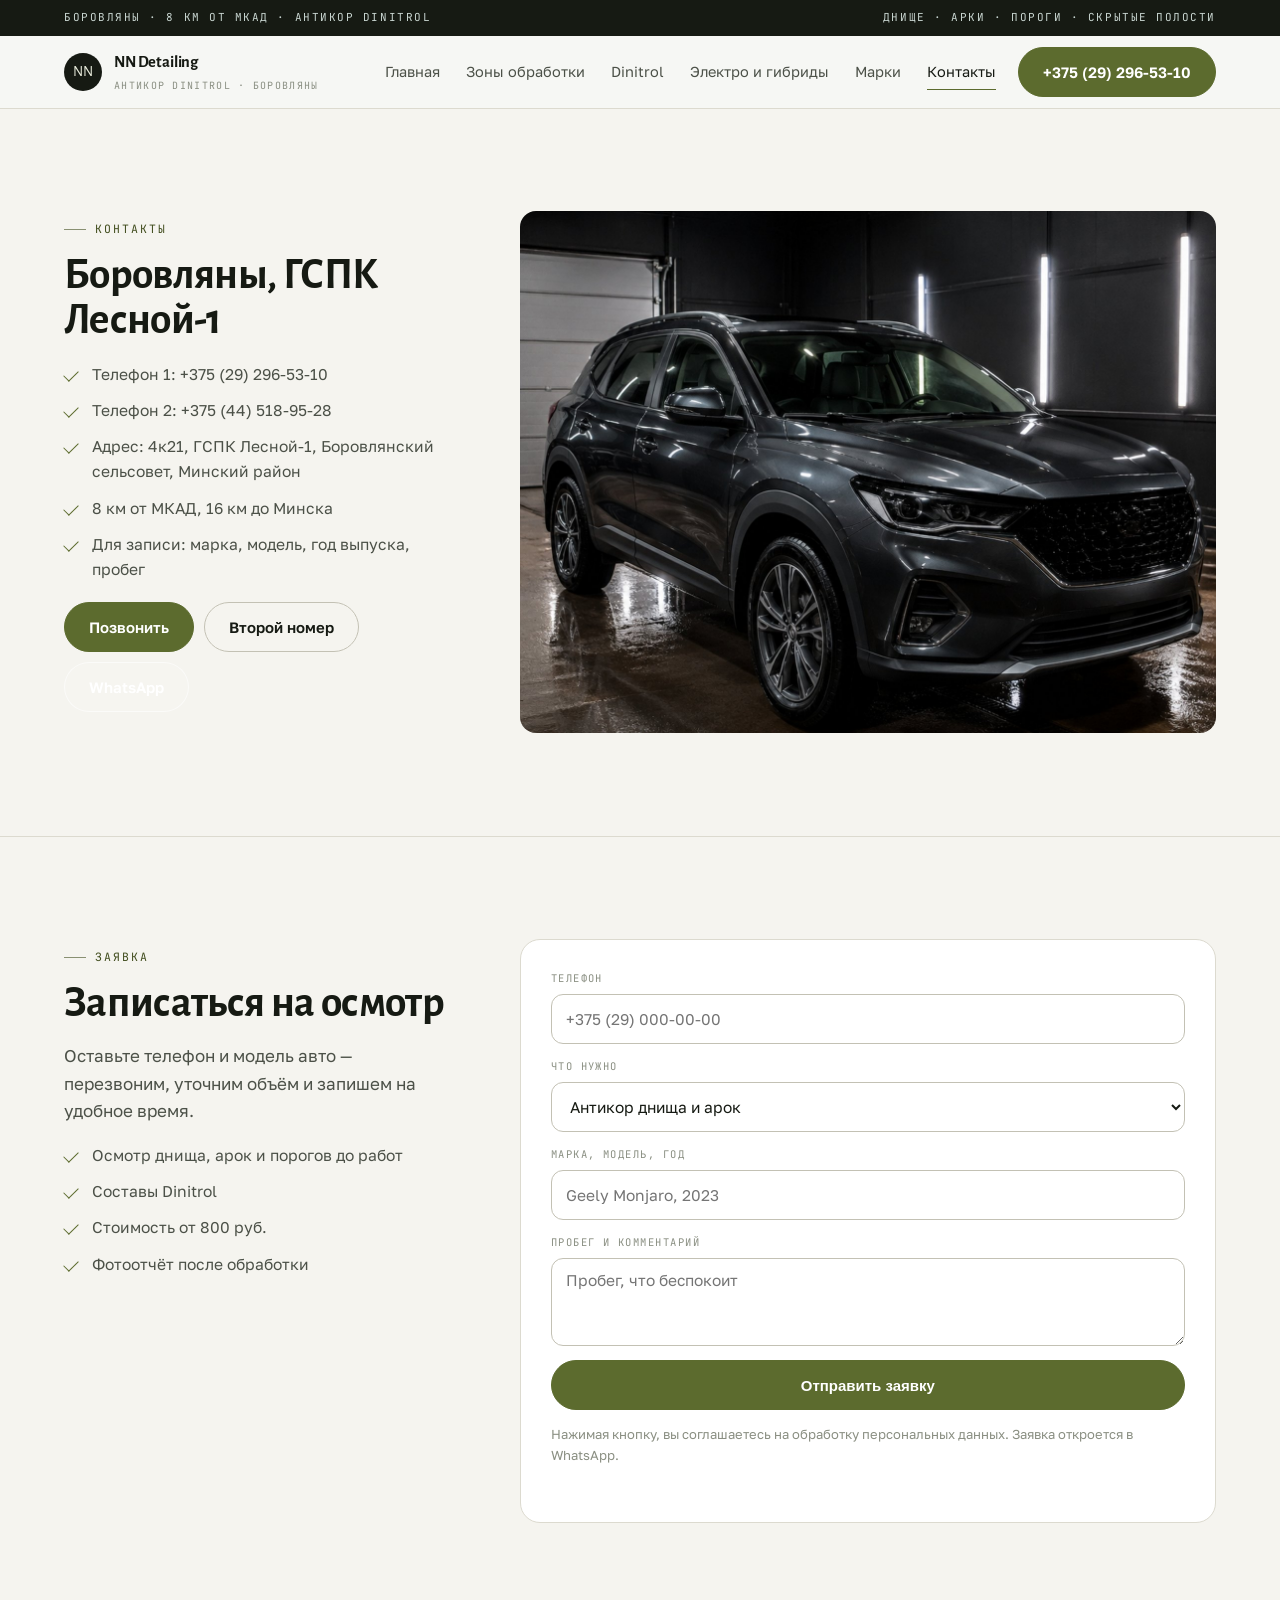
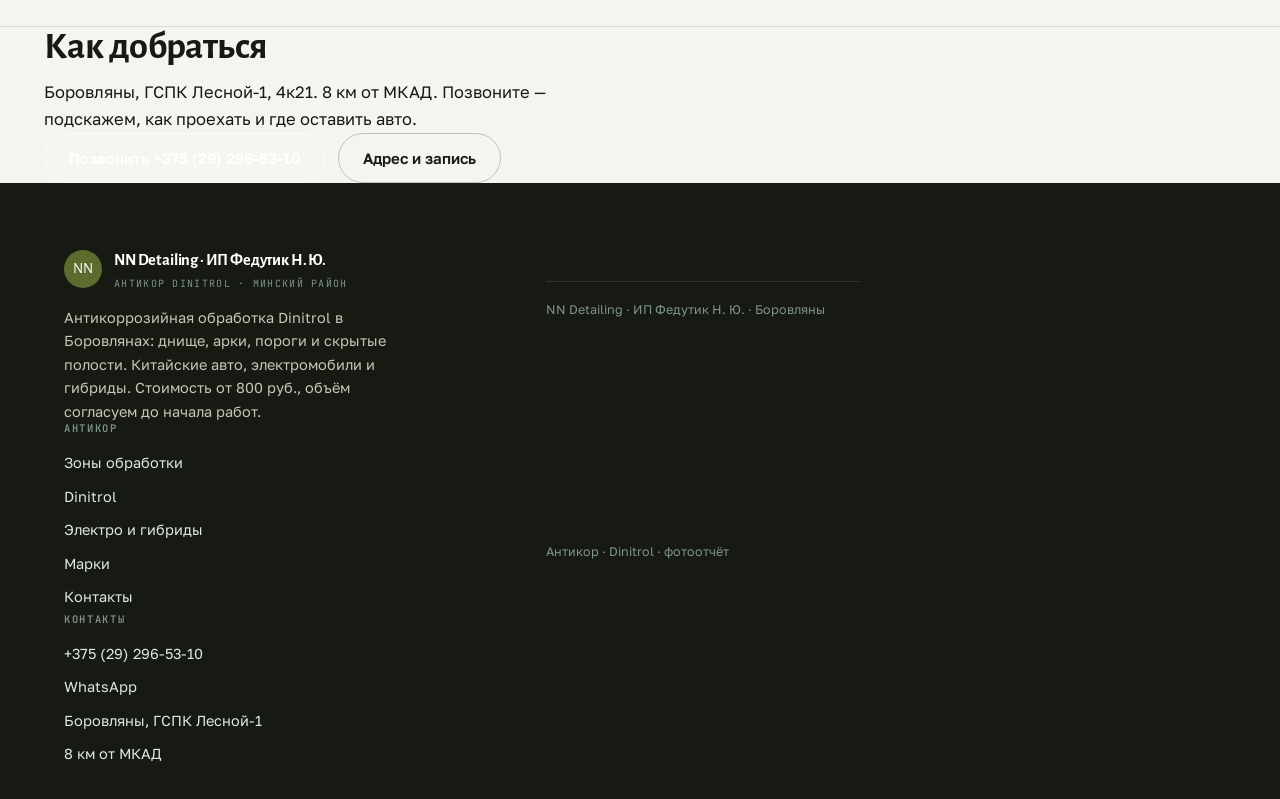
<file: kontakty.html>
<!doctype html>
<html lang="ru">
<head>
<meta charset="utf-8">
<meta name="viewport" content="width=device-width,initial-scale=1">
<title>Контакты — NN Detailing, Боровляны</title>
<meta name="description" content="Боровляны, ГСПК Лесной-1, 4к21. Телефоны +375 (29) 296-53-10 и +375 (44) 518-95-28. Запись на осмотр и антикор Dinitrol от 800 руб.">
<link rel="icon" href="assets/img/favicon.svg" type="image/svg+xml">
<link rel="preconnect" href="https://fonts.googleapis.com">
<link rel="preconnect" href="https://fonts.gstatic.com" crossorigin>
<link href="https://fonts.googleapis.com/css2?family=Alegreya+Sans:wght@400;500;700;800&family=Golos+Text:wght@400;500;600;700&family=JetBrains+Mono:wght@400;500&display=swap" rel="stylesheet">
<link rel="stylesheet" href="assets/css/site.css">
</head>
<body>
<div class="topline"><div class="wrap"><span>Боровляны · 8 км от МКАД · антикор Dinitrol</span><span>Днище · арки · пороги · скрытые полости</span></div></div>
<header class="hdr"><div class="wrap hdr__in">
  <a class="logo" href="index.html"><i>NN</i><span><b>NN Detailing</b><span>антикор Dinitrol · Боровляны</span></span></a>
  <nav class="nav"><a href="index.html">Главная</a><a href="uslugi.html">Зоны обработки</a><a href="dinitrol.html">Dinitrol</a><a href="elektro.html">Электро и гибриды</a><a href="marki.html">Марки</a><a href="kontakty.html" aria-current="page">Контакты</a></nav>
  <a class="btn" href="tel:+375292965310">+375 (29) 296-53-10</a>
  <button class="burger" id="burger" aria-label="Меню"><span></span></button>
</div></header>
<div class="drawer" id="drawer"><button class="drawer__x" aria-label="Закрыть">×</button><a href="index.html">Главная</a><a href="uslugi.html">Зоны обработки</a><a href="dinitrol.html">Dinitrol</a><a href="elektro.html">Электро и гибриды</a><a href="marki.html">Марки</a><a href="kontakty.html">Контакты</a><a href="tel:+375292965310">+375 (29) 296-53-10</a></div>

<section class="sec"><div class="wrap"><div class="row2">
<div class="side"><div class="shead"><span class="kicker">Контакты</span><h1>Боровляны, ГСПК Лесной-1</h1></div>
<ul class="list"><li>Телефон 1: +375 (29) 296-53-10</li><li>Телефон 2: +375 (44) 518-95-28</li><li>Адрес: 4к21, ГСПК Лесной-1, Боровлянский сельсовет, Минский район</li><li>8 км от МКАД, 16 км до Минска</li><li>Для записи: марка, модель, год выпуска, пробег</li></ul>
<div style="display:flex;gap:10px;flex-wrap:wrap;margin-top:20px"><a class="btn" href="tel:+375292965310">Позвонить</a><a class="btn btn--line" href="tel:+375445189528">Второй номер</a><a class="btn btn--w" href="https://wa.me/375292965310" target="_blank" rel="noopener">WhatsApp</a></div></div>
<div><img src="assets/img/studio.jpg" alt="NN Detailing, Боровляны" width="1400" height="1050" loading="lazy" style="border-radius:16px"></div>
</div></div></section>
<section class="sec" id="zayavka"><div class="wrap"><div class="row2">
<div class="side"><div class="shead"><span class="kicker">Заявка</span><h2>Записаться на осмотр</h2><p>Оставьте телефон и модель авто — перезвоним, уточним объём и запишем на удобное время.</p></div><ul class="list"><li>Осмотр днища, арок и порогов до работ</li><li>Составы Dinitrol</li><li>Стоимость от 800 руб.</li><li>Фотоотчёт после обработки</li></ul></div>
<form class="form" data-form novalidate>
<div class="fld"><label for="f-phone">Телефон</label><input id="f-phone" type="tel" placeholder="+375 (29) 000-00-00" autocomplete="tel" required></div>
<div class="fld"><label for="f-what">Что нужно</label><select id="f-what"><option>Антикор днища и арок</option><option>Полная обработка: днище, арки, пороги, скрытые полости</option><option>Скрытые полости и пороги</option><option>Электромобиль или гибрид</option><option>Китайский автомобиль</option><option>Осмотр и расчёт стоимости</option></select></div>
<div class="fld"><label for="f-where">Марка, модель, год</label><input id="f-where" type="text" placeholder="Geely Monjaro, 2023"></div>
<div class="fld"><label for="f-msg">Пробег и комментарий</label><textarea id="f-msg" rows="3" placeholder="Пробег, что беспокоит"></textarea></div>
<button class="btn" type="submit">Отправить заявку</button>
<p class="form__note">Нажимая кнопку, вы соглашаетесь на обработку персональных данных. Заявка откроется в WhatsApp.</p>
<div class="formout" id="formMsg" role="status"></div>
</form></div></div></section>
<section class="cta"><div class="wrap cta__in"><div><h2>Как добраться</h2><p>Боровляны, ГСПК Лесной-1, 4к21. 8 км от МКАД. Позвоните — подскажем, как проехать и где оставить авто.</p></div><div class="cta__act"><a class="btn btn--w" href="tel:+375292965310">Позвонить +375 (29) 296-53-10</a><a class="btn btn--line" href="kontakty.html">Адрес и запись</a></div></div></section>

<footer class="foot"><div class="wrap"><div class="foot__in">
<div><div class="logo" style="margin:0 0 14px"><i style="background:#5C6B2E;color:#fff">NN</i><span><b style="color:#fff">NN Detailing · ИП Федутик Н. Ю.</b><span style="color:#7E948C">антикор Dinitrol · Минский район</span></span></div>
<p style="color:#C3C7B6;max-width:36ch">Антикоррозийная обработка Dinitrol в Боровлянах: днище, арки, пороги и скрытые полости. Китайские авто, электромобили и гибриды. Стоимость от 800 руб., объём согласуем до начала работ.</p>
<div><h4>Антикор</h4><a href="uslugi.html">Зоны обработки</a><a href="dinitrol.html">Dinitrol</a><a href="elektro.html">Электро и гибриды</a><a href="marki.html">Марки</a><a href="kontakty.html">Контакты</a></div>
<div><h4>Контакты</h4><a href="tel:+375292965310">+375 (29) 296-53-10</a><a href="https://wa.me/375292965310" target="_blank" rel="noopener">WhatsApp</a><a href="kontakty.html">Боровляны, ГСПК Лесной-1</a><a href="kontakty.html">8 км от МКАД</a></div>
</div><div class="foot__low"><span>NN Detailing · ИП Федутик Н. Ю. · Боровляны</span><span>Антикор · Dinitrol · фотоотчёт</span></div></div></footer>
<div class="fbar"><a href="tel:+375292965310">Позвонить</a><a href="https://wa.me/375292965310" target="_blank" rel="noopener">WhatsApp</a></div>
<script src="assets/js/main.js" defer></script>
</body>
</html>
</file>
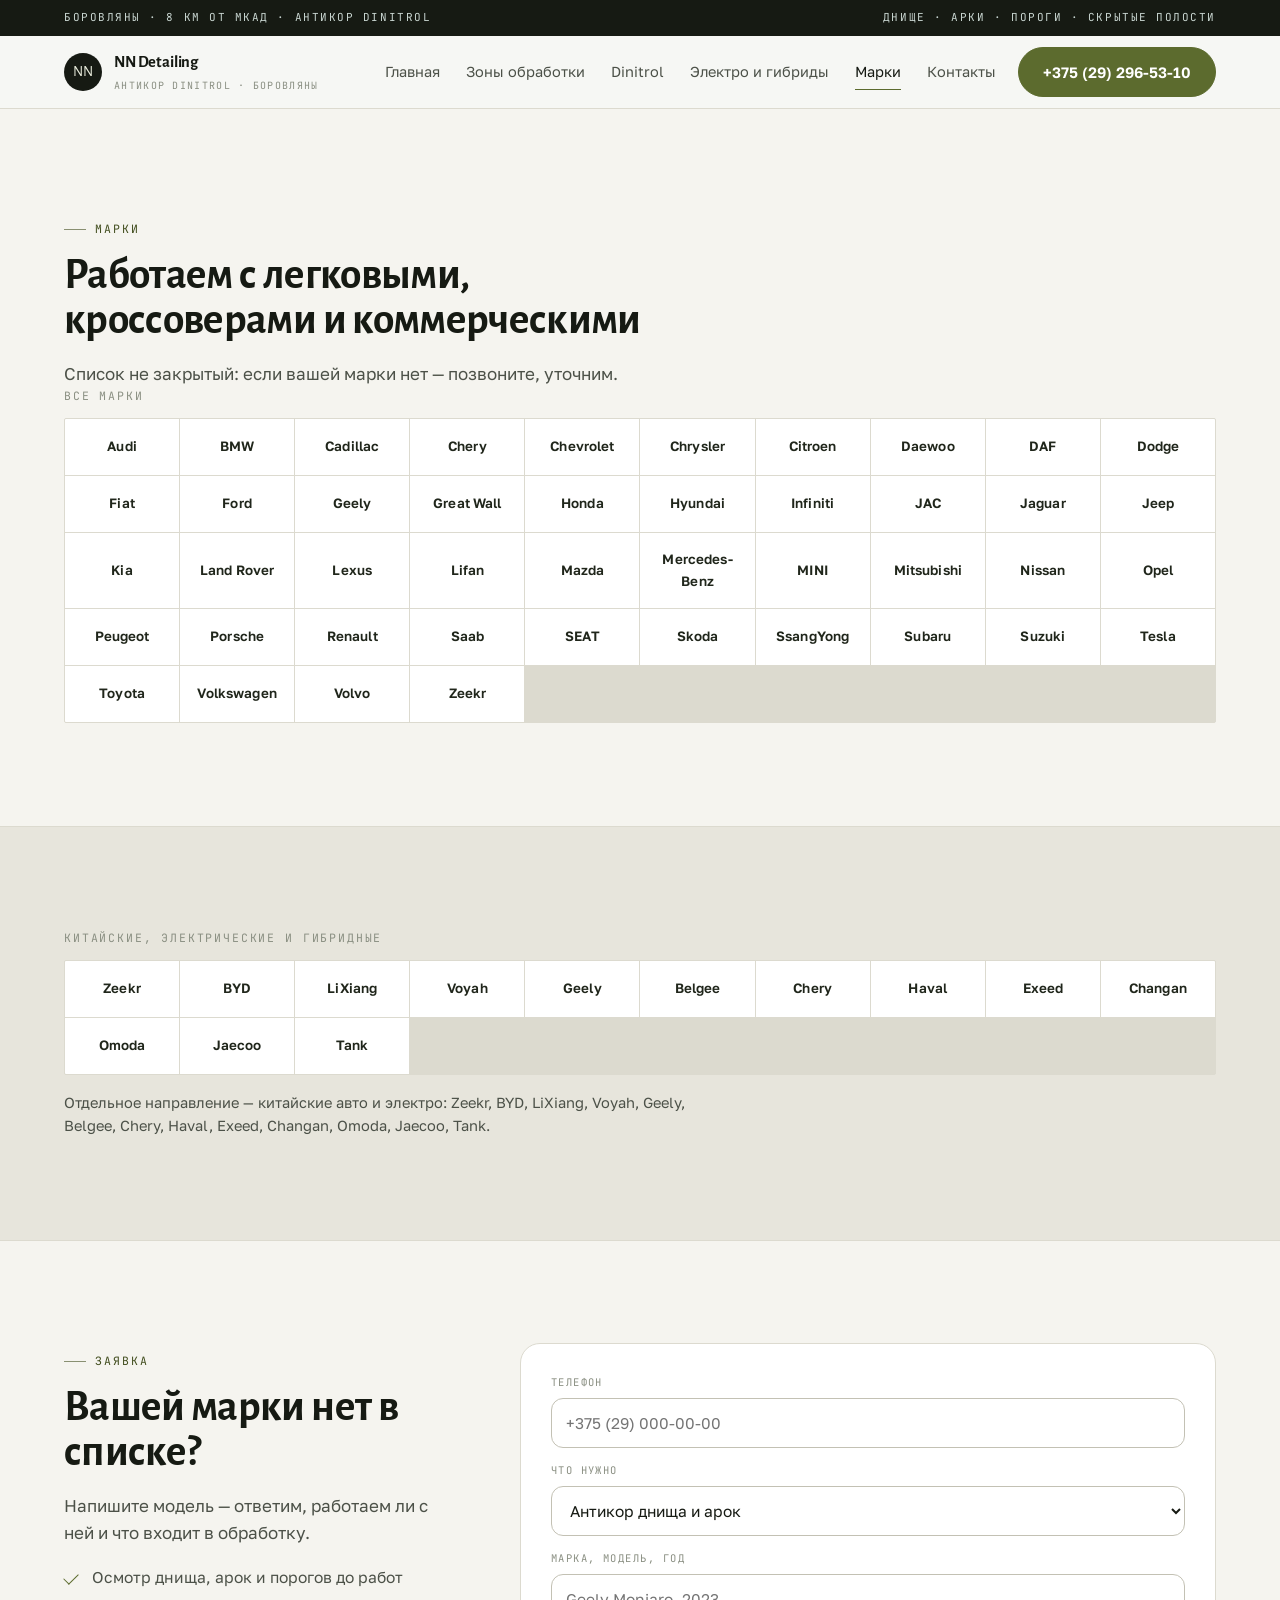
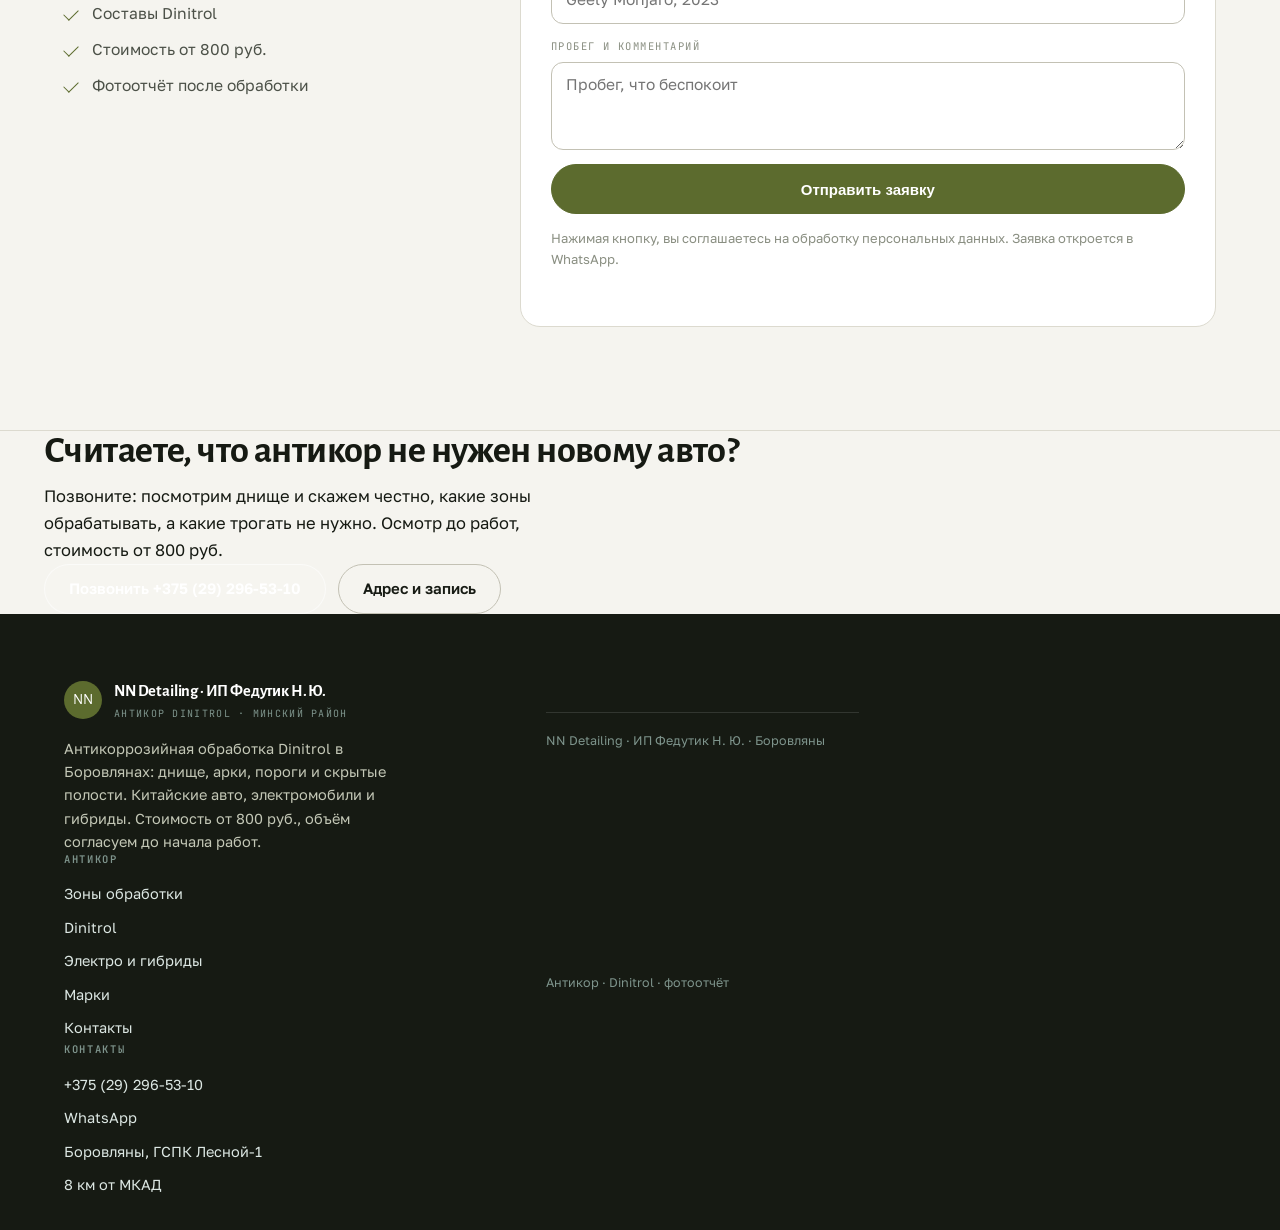
<file: marki.html>
<!doctype html>
<html lang="ru">
<head>
<meta charset="utf-8">
<meta name="viewport" content="width=device-width,initial-scale=1">
<title>Марки автомобилей — антикор Dinitrol, NN Detailing</title>
<meta name="description" content="44 марки: от Audi и BMW до Tesla и Zeekr. Отдельное направление — китайские авто, электромобили и гибриды.">
<link rel="icon" href="assets/img/favicon.svg" type="image/svg+xml">
<link rel="preconnect" href="https://fonts.googleapis.com">
<link rel="preconnect" href="https://fonts.gstatic.com" crossorigin>
<link href="https://fonts.googleapis.com/css2?family=Alegreya+Sans:wght@400;500;700;800&family=Golos+Text:wght@400;500;600;700&family=JetBrains+Mono:wght@400;500&display=swap" rel="stylesheet">
<link rel="stylesheet" href="assets/css/site.css">
</head>
<body>
<div class="topline"><div class="wrap"><span>Боровляны · 8 км от МКАД · антикор Dinitrol</span><span>Днище · арки · пороги · скрытые полости</span></div></div>
<header class="hdr"><div class="wrap hdr__in">
  <a class="logo" href="index.html"><i>NN</i><span><b>NN Detailing</b><span>антикор Dinitrol · Боровляны</span></span></a>
  <nav class="nav"><a href="index.html">Главная</a><a href="uslugi.html">Зоны обработки</a><a href="dinitrol.html">Dinitrol</a><a href="elektro.html">Электро и гибриды</a><a href="marki.html" aria-current="page">Марки</a><a href="kontakty.html">Контакты</a></nav>
  <a class="btn" href="tel:+375292965310">+375 (29) 296-53-10</a>
  <button class="burger" id="burger" aria-label="Меню"><span></span></button>
</div></header>
<div class="drawer" id="drawer"><button class="drawer__x" aria-label="Закрыть">×</button><a href="index.html">Главная</a><a href="uslugi.html">Зоны обработки</a><a href="dinitrol.html">Dinitrol</a><a href="elektro.html">Электро и гибриды</a><a href="marki.html">Марки</a><a href="kontakty.html">Контакты</a><a href="tel:+375292965310">+375 (29) 296-53-10</a></div>

<section class="sec"><div class="wrap">
<div class="shead"><span class="kicker">Марки</span><h1>Работаем с легковыми, кроссоверами и коммерческими</h1><p>Список не закрытый: если вашей марки нет — позвоните, уточним.</p></div>
<div class="marks__hd mono">Все марки</div><div class="marks"><span>Audi</span><span>BMW</span><span>Cadillac</span><span>Chery</span><span>Chevrolet</span><span>Chrysler</span><span>Citroen</span><span>Daewoo</span><span>DAF</span><span>Dodge</span><span>Fiat</span><span>Ford</span><span>Geely</span><span>Great Wall</span><span>Honda</span><span>Hyundai</span><span>Infiniti</span><span>JAC</span><span>Jaguar</span><span>Jeep</span><span>Kia</span><span>Land Rover</span><span>Lexus</span><span>Lifan</span><span>Mazda</span><span>Mercedes-Benz</span><span>MINI</span><span>Mitsubishi</span><span>Nissan</span><span>Opel</span><span>Peugeot</span><span>Porsche</span><span>Renault</span><span>Saab</span><span>SEAT</span><span>Skoda</span><span>SsangYong</span><span>Subaru</span><span>Suzuki</span><span>Tesla</span><span>Toyota</span><span>Volkswagen</span><span>Volvo</span><span>Zeekr</span></div>
</div></section>
<section class="sec sec--alt"><div class="wrap"><div class="marks__hd mono">Китайские, электрические и гибридные</div><div class="marks"><span>Zeekr</span><span>BYD</span><span>LiXiang</span><span>Voyah</span><span>Geely</span><span>Belgee</span><span>Chery</span><span>Haval</span><span>Exeed</span><span>Changan</span><span>Omoda</span><span>Jaecoo</span><span>Tank</span></div><p class="marks__n">Отдельное направление — китайские авто и электро: Zeekr, BYD, LiXiang, Voyah, Geely, Belgee, Chery, Haval, Exeed, Changan, Omoda, Jaecoo, Tank.</p></div></section>
<section class="sec" id="zayavka"><div class="wrap"><div class="row2">
<div class="side"><div class="shead"><span class="kicker">Заявка</span><h2>Вашей марки нет в списке?</h2><p>Напишите модель — ответим, работаем ли с ней и что входит в обработку.</p></div><ul class="list"><li>Осмотр днища, арок и порогов до работ</li><li>Составы Dinitrol</li><li>Стоимость от 800 руб.</li><li>Фотоотчёт после обработки</li></ul></div>
<form class="form" data-form novalidate>
<div class="fld"><label for="f-phone">Телефон</label><input id="f-phone" type="tel" placeholder="+375 (29) 000-00-00" autocomplete="tel" required></div>
<div class="fld"><label for="f-what">Что нужно</label><select id="f-what"><option>Антикор днища и арок</option><option>Полная обработка: днище, арки, пороги, скрытые полости</option><option>Скрытые полости и пороги</option><option>Электромобиль или гибрид</option><option>Китайский автомобиль</option><option>Осмотр и расчёт стоимости</option></select></div>
<div class="fld"><label for="f-where">Марка, модель, год</label><input id="f-where" type="text" placeholder="Geely Monjaro, 2023"></div>
<div class="fld"><label for="f-msg">Пробег и комментарий</label><textarea id="f-msg" rows="3" placeholder="Пробег, что беспокоит"></textarea></div>
<button class="btn" type="submit">Отправить заявку</button>
<p class="form__note">Нажимая кнопку, вы соглашаетесь на обработку персональных данных. Заявка откроется в WhatsApp.</p>
<div class="formout" id="formMsg" role="status"></div>
</form></div></div></section>
<section class="cta"><div class="wrap cta__in"><div><h2>Считаете, что антикор не нужен новому авто?</h2><p>Позвоните: посмотрим днище и скажем честно, какие зоны обрабатывать, а какие трогать не нужно. Осмотр до работ, стоимость от 800 руб.</p></div><div class="cta__act"><a class="btn btn--w" href="tel:+375292965310">Позвонить +375 (29) 296-53-10</a><a class="btn btn--line" href="kontakty.html">Адрес и запись</a></div></div></section>

<footer class="foot"><div class="wrap"><div class="foot__in">
<div><div class="logo" style="margin:0 0 14px"><i style="background:#5C6B2E;color:#fff">NN</i><span><b style="color:#fff">NN Detailing · ИП Федутик Н. Ю.</b><span style="color:#7E948C">антикор Dinitrol · Минский район</span></span></div>
<p style="color:#C3C7B6;max-width:36ch">Антикоррозийная обработка Dinitrol в Боровлянах: днище, арки, пороги и скрытые полости. Китайские авто, электромобили и гибриды. Стоимость от 800 руб., объём согласуем до начала работ.</p>
<div><h4>Антикор</h4><a href="uslugi.html">Зоны обработки</a><a href="dinitrol.html">Dinitrol</a><a href="elektro.html">Электро и гибриды</a><a href="marki.html">Марки</a><a href="kontakty.html">Контакты</a></div>
<div><h4>Контакты</h4><a href="tel:+375292965310">+375 (29) 296-53-10</a><a href="https://wa.me/375292965310" target="_blank" rel="noopener">WhatsApp</a><a href="kontakty.html">Боровляны, ГСПК Лесной-1</a><a href="kontakty.html">8 км от МКАД</a></div>
</div><div class="foot__low"><span>NN Detailing · ИП Федутик Н. Ю. · Боровляны</span><span>Антикор · Dinitrol · фотоотчёт</span></div></div></footer>
<div class="fbar"><a href="tel:+375292965310">Позвонить</a><a href="https://wa.me/375292965310" target="_blank" rel="noopener">WhatsApp</a></div>
<script src="assets/js/main.js" defer></script>
</body>
</html>
</file>
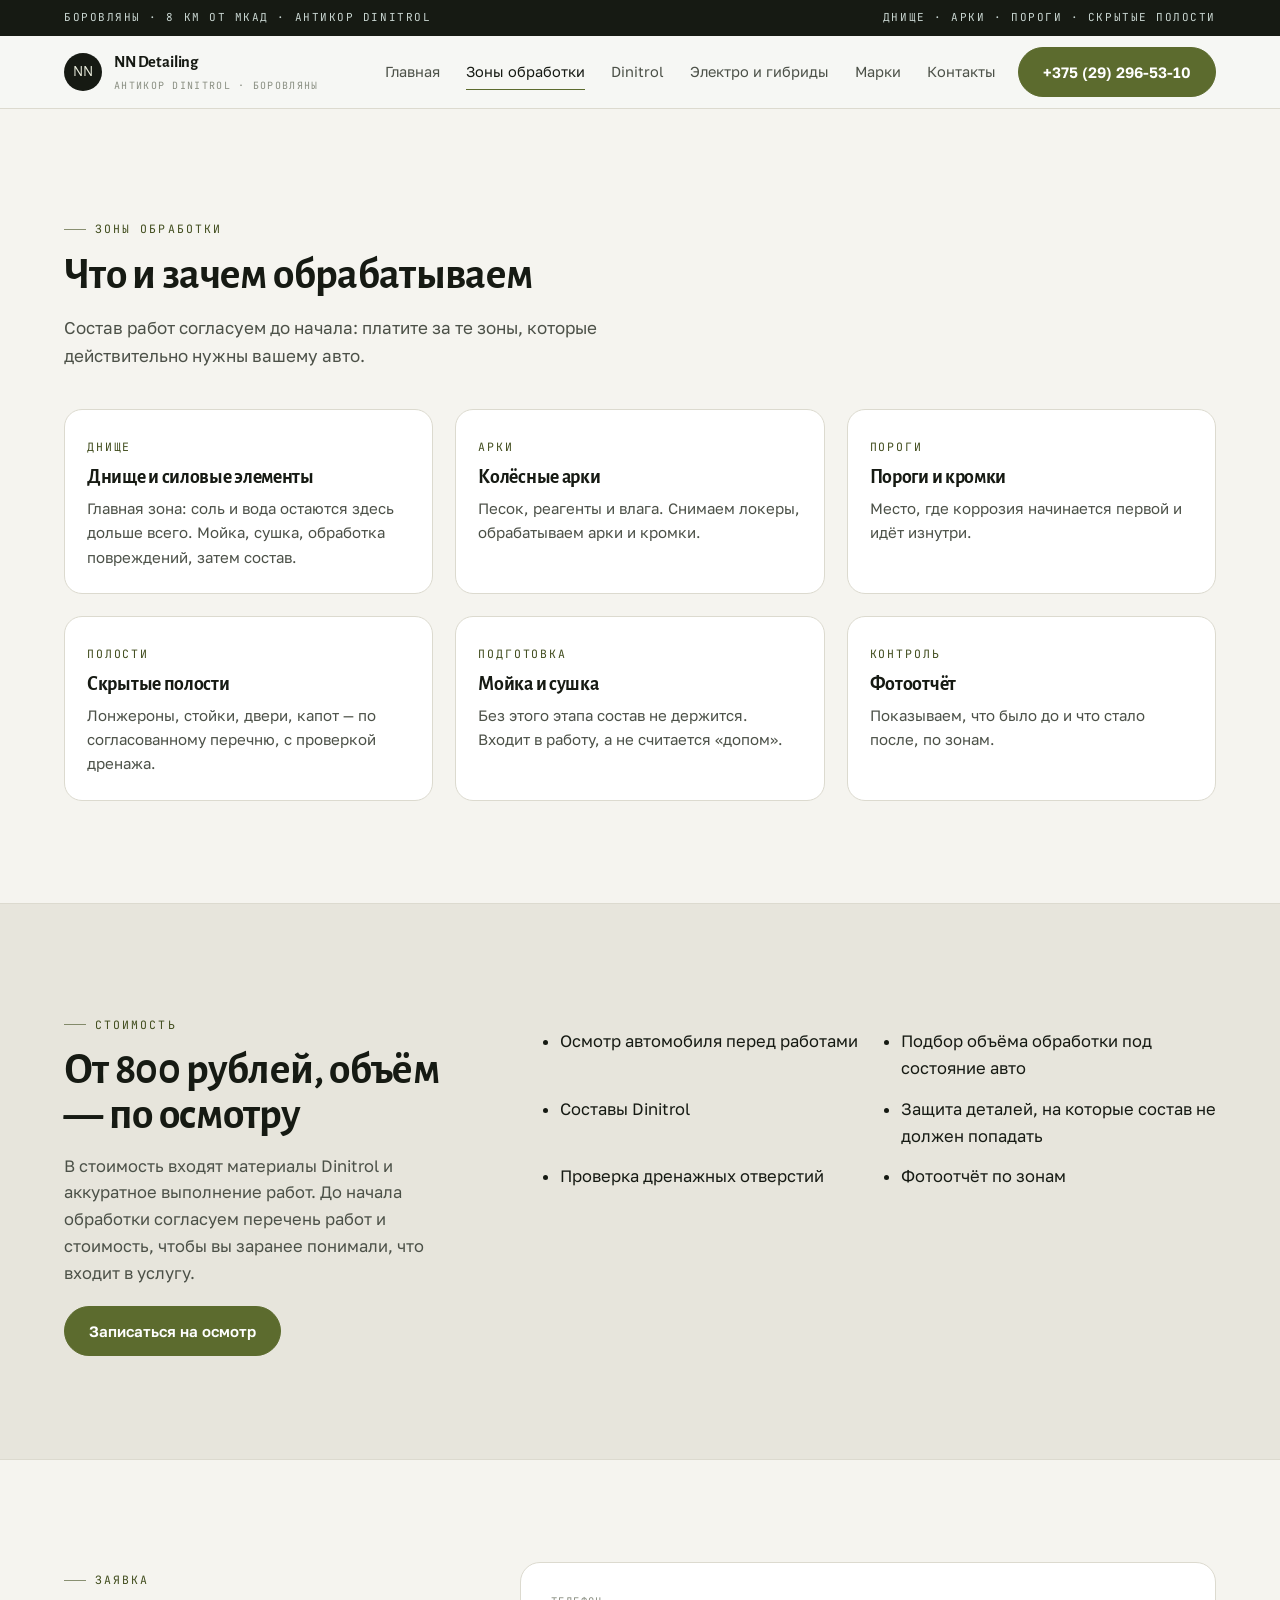
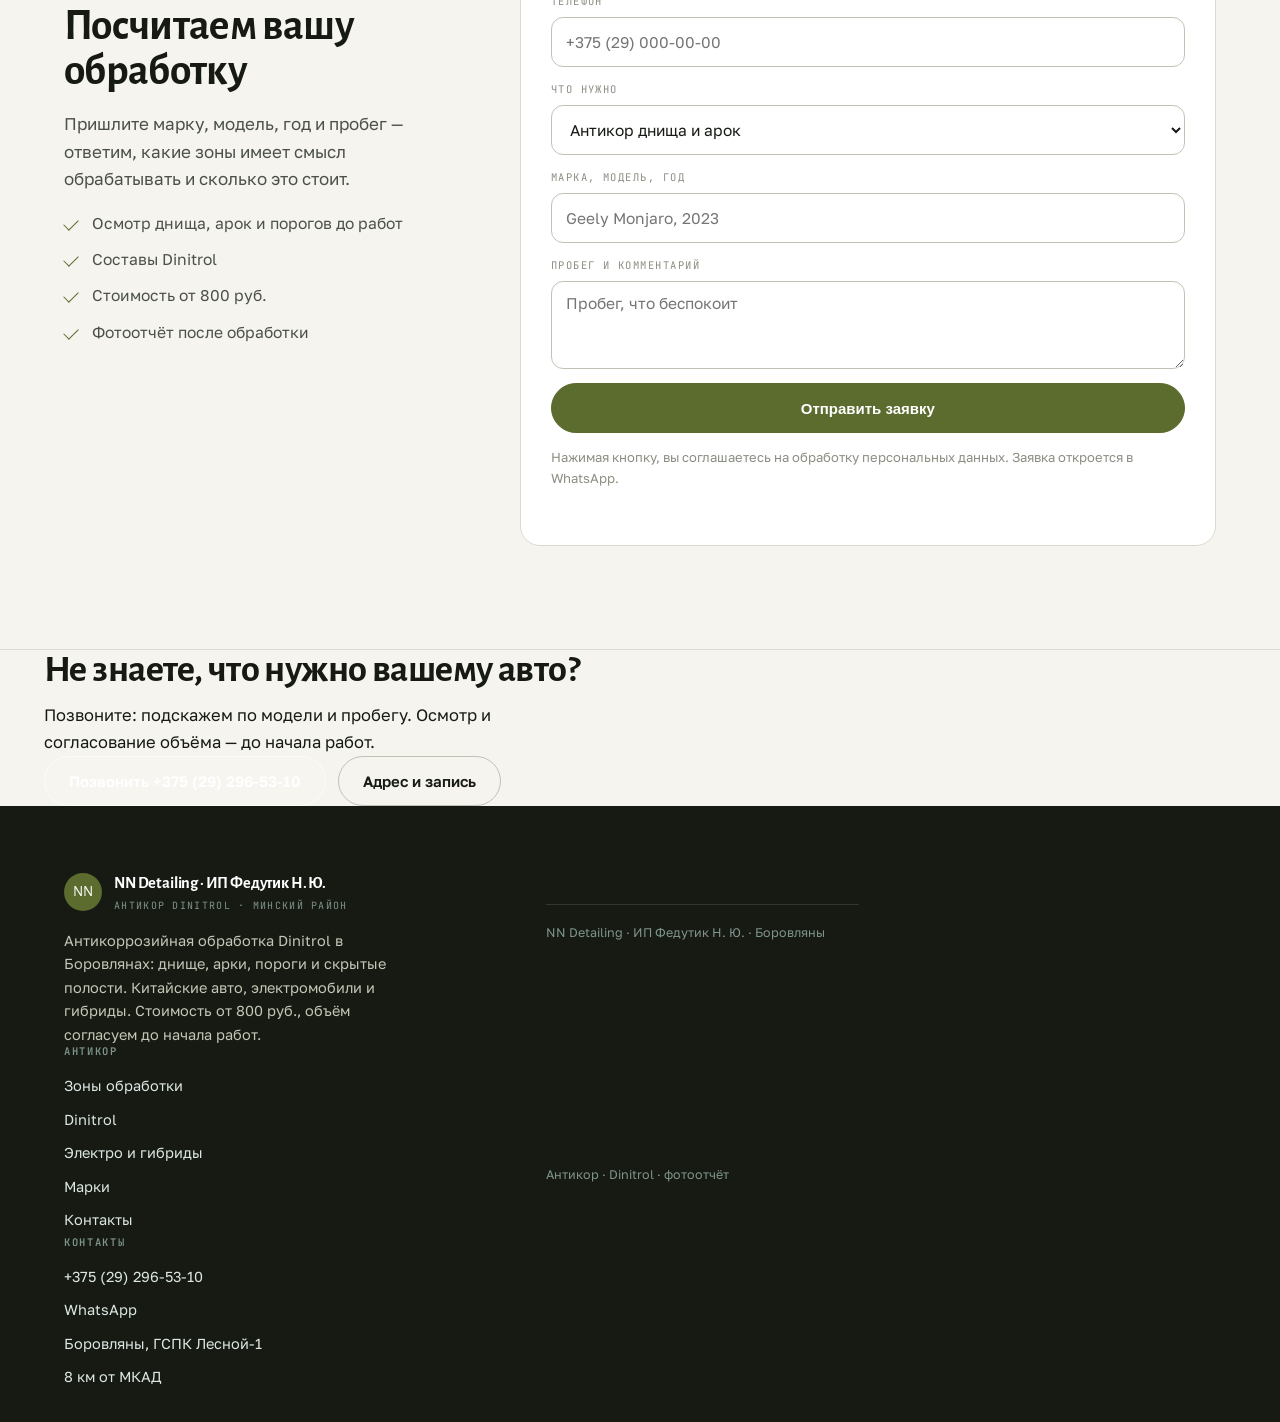
<file: uslugi.html>
<!doctype html>
<html lang="ru">
<head>
<meta charset="utf-8">
<meta name="viewport" content="width=device-width,initial-scale=1">
<title>Зоны обработки — антикор Dinitrol, NN Detailing</title>
<meta name="description" content="Что обрабатываем: днище, колёсные арки, пороги, скрытые полости. Подготовка, защита деталей, проверка дренажа и фотоотчёт. Стоимость от 800 руб.">
<link rel="icon" href="assets/img/favicon.svg" type="image/svg+xml">
<link rel="preconnect" href="https://fonts.googleapis.com">
<link rel="preconnect" href="https://fonts.gstatic.com" crossorigin>
<link href="https://fonts.googleapis.com/css2?family=Alegreya+Sans:wght@400;500;700;800&family=Golos+Text:wght@400;500;600;700&family=JetBrains+Mono:wght@400;500&display=swap" rel="stylesheet">
<link rel="stylesheet" href="assets/css/site.css">
</head>
<body>
<div class="topline"><div class="wrap"><span>Боровляны · 8 км от МКАД · антикор Dinitrol</span><span>Днище · арки · пороги · скрытые полости</span></div></div>
<header class="hdr"><div class="wrap hdr__in">
  <a class="logo" href="index.html"><i>NN</i><span><b>NN Detailing</b><span>антикор Dinitrol · Боровляны</span></span></a>
  <nav class="nav"><a href="index.html">Главная</a><a href="uslugi.html" aria-current="page">Зоны обработки</a><a href="dinitrol.html">Dinitrol</a><a href="elektro.html">Электро и гибриды</a><a href="marki.html">Марки</a><a href="kontakty.html">Контакты</a></nav>
  <a class="btn" href="tel:+375292965310">+375 (29) 296-53-10</a>
  <button class="burger" id="burger" aria-label="Меню"><span></span></button>
</div></header>
<div class="drawer" id="drawer"><button class="drawer__x" aria-label="Закрыть">×</button><a href="index.html">Главная</a><a href="uslugi.html">Зоны обработки</a><a href="dinitrol.html">Dinitrol</a><a href="elektro.html">Электро и гибриды</a><a href="marki.html">Марки</a><a href="kontakty.html">Контакты</a><a href="tel:+375292965310">+375 (29) 296-53-10</a></div>

<section class="sec"><div class="wrap">
<div class="shead"><span class="kicker">Зоны обработки</span><h1>Что и зачем обрабатываем</h1><p>Состав работ согласуем до начала: платите за те зоны, которые действительно нужны вашему авто.</p></div>
<div class="cards">
<div class="card"><div class="card__b"><span class="mono">днище</span><h3>Днище и силовые элементы</h3><p>Главная зона: соль и вода остаются здесь дольше всего. Мойка, сушка, обработка повреждений, затем состав.</p></div></div>
<div class="card"><div class="card__b"><span class="mono">арки</span><h3>Колёсные арки</h3><p>Песок, реагенты и влага. Снимаем локеры, обрабатываем арки и кромки.</p></div></div>
<div class="card"><div class="card__b"><span class="mono">пороги</span><h3>Пороги и кромки</h3><p>Место, где коррозия начинается первой и идёт изнутри.</p></div></div>
<div class="card"><div class="card__b"><span class="mono">полости</span><h3>Скрытые полости</h3><p>Лонжероны, стойки, двери, капот — по согласованному перечню, с проверкой дренажа.</p></div></div>
<div class="card"><div class="card__b"><span class="mono">подготовка</span><h3>Мойка и сушка</h3><p>Без этого этапа состав не держится. Входит в работу, а не считается «допом».</p></div></div>
<div class="card"><div class="card__b"><span class="mono">контроль</span><h3>Фотоотчёт</h3><p>Показываем, что было до и что стало после, по зонам.</p></div></div>
</div></div></section>

<section class="sec sec--alt"><div class="wrap"><div class="row2">
<div class="side"><div class="shead"><span class="kicker">Стоимость</span><h2>От 800 рублей, объём — по осмотру</h2></div>
<p style="color:var(--body);margin-top:14px">В стоимость входят материалы Dinitrol и аккуратное выполнение работ. До начала обработки согласуем перечень работ и стоимость, чтобы вы заранее понимали, что входит в услугу.</p>
<a class="btn" href="#zayavka" style="margin-top:20px">Записаться на осмотр</a></div>
<div><ul class="checks"><li>Осмотр автомобиля перед работами</li><li>Подбор объёма обработки под состояние авто</li><li>Составы Dinitrol</li><li>Защита деталей, на которые состав не должен попадать</li><li>Проверка дренажных отверстий</li><li>Фотоотчёт по зонам</li></ul></div>
</div></div></section>

<section class="sec" id="zayavka"><div class="wrap"><div class="row2">
<div class="side"><div class="shead"><span class="kicker">Заявка</span><h2>Посчитаем вашу обработку</h2><p>Пришлите марку, модель, год и пробег — ответим, какие зоны имеет смысл обрабатывать и сколько это стоит.</p></div><ul class="list"><li>Осмотр днища, арок и порогов до работ</li><li>Составы Dinitrol</li><li>Стоимость от 800 руб.</li><li>Фотоотчёт после обработки</li></ul></div>
<form class="form" data-form novalidate>
<div class="fld"><label for="f-phone">Телефон</label><input id="f-phone" type="tel" placeholder="+375 (29) 000-00-00" autocomplete="tel" required></div>
<div class="fld"><label for="f-what">Что нужно</label><select id="f-what"><option>Антикор днища и арок</option><option>Полная обработка: днище, арки, пороги, скрытые полости</option><option>Скрытые полости и пороги</option><option>Электромобиль или гибрид</option><option>Китайский автомобиль</option><option>Осмотр и расчёт стоимости</option></select></div>
<div class="fld"><label for="f-where">Марка, модель, год</label><input id="f-where" type="text" placeholder="Geely Monjaro, 2023"></div>
<div class="fld"><label for="f-msg">Пробег и комментарий</label><textarea id="f-msg" rows="3" placeholder="Пробег, что беспокоит"></textarea></div>
<button class="btn" type="submit">Отправить заявку</button>
<p class="form__note">Нажимая кнопку, вы соглашаетесь на обработку персональных данных. Заявка откроется в WhatsApp.</p>
<div class="formout" id="formMsg" role="status"></div>
</form></div></div></section>
<section class="cta"><div class="wrap cta__in"><div><h2>Не знаете, что нужно вашему авто?</h2><p>Позвоните: подскажем по модели и пробегу. Осмотр и согласование объёма — до начала работ.</p></div><div class="cta__act"><a class="btn btn--w" href="tel:+375292965310">Позвонить +375 (29) 296-53-10</a><a class="btn btn--line" href="kontakty.html">Адрес и запись</a></div></div></section>

<footer class="foot"><div class="wrap"><div class="foot__in">
<div><div class="logo" style="margin:0 0 14px"><i style="background:#5C6B2E;color:#fff">NN</i><span><b style="color:#fff">NN Detailing · ИП Федутик Н. Ю.</b><span style="color:#7E948C">антикор Dinitrol · Минский район</span></span></div>
<p style="color:#C3C7B6;max-width:36ch">Антикоррозийная обработка Dinitrol в Боровлянах: днище, арки, пороги и скрытые полости. Китайские авто, электромобили и гибриды. Стоимость от 800 руб., объём согласуем до начала работ.</p>
<div><h4>Антикор</h4><a href="uslugi.html">Зоны обработки</a><a href="dinitrol.html">Dinitrol</a><a href="elektro.html">Электро и гибриды</a><a href="marki.html">Марки</a><a href="kontakty.html">Контакты</a></div>
<div><h4>Контакты</h4><a href="tel:+375292965310">+375 (29) 296-53-10</a><a href="https://wa.me/375292965310" target="_blank" rel="noopener">WhatsApp</a><a href="kontakty.html">Боровляны, ГСПК Лесной-1</a><a href="kontakty.html">8 км от МКАД</a></div>
</div><div class="foot__low"><span>NN Detailing · ИП Федутик Н. Ю. · Боровляны</span><span>Антикор · Dinitrol · фотоотчёт</span></div></div></footer>
<div class="fbar"><a href="tel:+375292965310">Позвонить</a><a href="https://wa.me/375292965310" target="_blank" rel="noopener">WhatsApp</a></div>
<script src="assets/js/main.js" defer></script>
</body>
</html>
</file>
<file: assets/css/site.css>
*,*::before,*::after{box-sizing:border-box}
:root{
--ink:#161A13;--ink2:#20261B;--paper:#F5F4EF;--paper2:#E7E5DC;--panel:#fff;
--body:#4C5148;--mut:#8A8F82;--line:#DCDACF;--line2:#C3C1B4;
--acc:#5C6B2E;--acc2:#414D1E;--soft:#EAEDDD;
--f-d:"Alegreya Sans","Golos Text",sans-serif;
--f-t:"Golos Text",system-ui,-apple-system,"Segoe UI",sans-serif;
--f-m:"JetBrains Mono",ui-monospace,monospace;
--wrap:1240px;--pad:clamp(18px,4vw,44px);
}
html{-webkit-text-size-adjust:100%;scroll-behavior:smooth}
body{margin:0;background:var(--paper);color:var(--ink);font:400 16.5px/1.62 var(--f-t);-webkit-font-smoothing:antialiased;overflow-x:hidden}
img{display:block;max-width:100%;height:auto}
a{color:inherit;text-decoration:none}
h1,h2,h3,h4{margin:0;font-family:var(--f-d);font-weight:600;letter-spacing:-.015em;line-height:1.06}
p{margin:0}
.wrap{width:100%;max-width:var(--wrap);margin:0 auto;padding:0 var(--pad)}
.mono{font-family:var(--f-m);font-size:11.5px;letter-spacing:.16em;text-transform:uppercase;color:var(--mut)}
.kicker{display:inline-flex;align-items:center;gap:9px;font-family:var(--f-m);font-size:11.5px;letter-spacing:.18em;text-transform:uppercase;color:var(--acc2)}
.kicker::before{content:"";width:22px;height:1px;background:currentColor;opacity:.6}

/* header */
.topline{background:var(--ink);color:#C9D6D1;font-family:var(--f-m);font-size:11px;letter-spacing:.14em;text-transform:uppercase}
.topline .wrap{display:flex;justify-content:space-between;gap:16px;padding-top:9px;padding-bottom:9px;flex-wrap:wrap}
.hdr{position:sticky;top:0;z-index:50;background:rgba(246,247,245,.86);backdrop-filter:blur(14px);border-bottom:1px solid var(--line)}
.hdr__in{display:flex;align-items:center;gap:22px;min-height:72px}
.logo{display:flex;align-items:center;gap:12px;margin-right:auto}
.logo i{width:38px;height:38px;border-radius:50%;display:grid;place-items:center;background:var(--ink);color:var(--soft);font-family:var(--f-d);font-style:normal;font-size:15px}
.logo b{display:block;font-family:var(--f-d);font-size:16.5px;font-weight:600;letter-spacing:-.01em}
.logo span span{display:block;font-family:var(--f-m);font-size:10px;letter-spacing:.13em;text-transform:uppercase;color:var(--mut);margin-top:2px}
.nav{display:flex;gap:26px}
.nav a{font-size:14.5px;color:var(--body);padding:6px 0;border-bottom:1px solid transparent}
.nav a:hover,.nav a[aria-current]{color:var(--ink);border-color:var(--acc)}
.btn{display:inline-flex;align-items:center;justify-content:center;gap:9px;min-height:50px;padding:0 24px;border-radius:999px;background:var(--acc);color:#fff;border:1px solid var(--acc);font-weight:600;font-size:15px;transition:.18s}
.btn:hover{background:var(--acc2);border-color:var(--acc2)}
.btn--line{background:transparent;color:var(--ink);border-color:var(--line2)}
.btn--line:hover{background:#fff;border-color:var(--ink);color:var(--ink)}
.btn--w{background:rgba(255,255,255,.1);border-color:rgba(255,255,255,.55);color:#fff}
.btn--w:hover{background:rgba(255,255,255,.22)}
.burger{display:none;width:44px;height:44px;border:1px solid var(--line2);border-radius:50%;background:#fff;position:relative}
.burger span,.burger span::before,.burger span::after{position:absolute;left:12px;right:12px;height:1.6px;background:var(--ink);content:""}
.burger span{top:21px}.burger span::before{top:-6px}.burger span::after{top:6px}
.drawer{position:fixed;inset:0;z-index:60;background:var(--paper);padding:22px var(--pad) 90px;transform:translateX(102%);transition:transform .32s cubic-bezier(.2,.7,.2,1);overflow:auto}
.drawer[data-open="1"]{transform:none}
.drawer a{display:block;padding:16px 0;border-bottom:1px solid var(--line);font-family:var(--f-d);font-size:20px}
.drawer__x{position:absolute;top:16px;right:var(--pad);width:44px;height:44px;border-radius:50%;border:1px solid var(--line2);background:#fff;font-size:20px;line-height:1}

/* hero: фото на всю ширину, крупная антиква, текст снизу */
.hero{position:relative;isolation:isolate;min-height:min(90svh,780px);display:flex;align-items:flex-end;color:#fff;overflow:hidden;background:#131110}
.hero__media{position:absolute;inset:0;z-index:-2}
.hero__media img{width:100%;height:100%;object-fit:cover;object-position:50% 42%;transform:scale(1.02)}
.hero::after{content:"";position:absolute;inset:0;z-index:-1;background:linear-gradient(180deg,rgba(16,12,10,.72) 0%,rgba(16,12,10,.35) 38%,rgba(16,12,10,.82) 100%),linear-gradient(90deg,rgba(16,12,10,.6),transparent 62%)}
.hero__in{width:100%;padding:clamp(90px,14vh,150px) 0 clamp(30px,5vh,52px)}
.hero .kicker{color:#9C86FF}
.hero h1{font-size:clamp(2.5rem,5.4vw,4.5rem);line-height:1.02;letter-spacing:-.028em;max-width:19ch;margin:18px 0 0;font-weight:600}
.hero h1 em{font-style:italic;color:#CBD79A}
.hero__lead{margin-top:20px;max-width:50ch;color:#DCE7E3;font-size:clamp(15px,1.2vw,17.5px)}
.hero__btns{display:flex;gap:12px;flex-wrap:wrap;margin-top:30px}
.hero__stats{display:grid;grid-template-columns:repeat(3,1fr);gap:0;margin-top:clamp(30px,5vh,46px);border-top:1px solid rgba(255,255,255,.24)}
.hero__stats div{padding:18px 20px 0 0;border-right:1px solid rgba(255,255,255,.14)}
.hero__stats div:last-child{border-right:0;padding-right:0}
.hero__stats b{display:block;font-family:var(--f-d);font-size:clamp(1.5rem,2.4vw,2.1rem);font-weight:600;line-height:1}
.hero__stats span{display:block;margin-top:7px;font-family:var(--f-m);font-size:10.5px;letter-spacing:.13em;text-transform:uppercase;color:#A9BCB6}

/* полоса фото */
.band{display:grid;grid-template-columns:repeat(3,1fr);gap:2px;background:var(--line);border-bottom:1px solid var(--line)}
.band figure{margin:0;position:relative;overflow:hidden;aspect-ratio:4/3;background:var(--paper2)}
.band img{width:100%;height:100%;object-fit:cover;transition:transform .7s cubic-bezier(.2,.7,.2,1)}
.band figure:hover img{transform:scale(1.05)}
.band figcaption{position:absolute;left:0;right:0;bottom:0;padding:16px 18px;background:linear-gradient(transparent,rgba(16,12,10,.85));color:#fff;font-family:var(--f-m);font-size:10.5px;letter-spacing:.14em;text-transform:uppercase}

/* секции */
.sec{padding:clamp(56px,8vw,104px) 0;border-bottom:1px solid var(--line)}
.sec--alt{background:var(--paper2)}
.sec--ink{background:var(--ink);color:#EAF1EE;border:0}
.sec--ink .kicker{color:#9C86FF}
.sec--ink p{color:#B9C8C2}
.shead{max-width:60ch}
.shead h2{font-size:clamp(1.9rem,3.4vw,3rem);line-height:1.04;margin-top:14px}
.shead p{margin-top:16px;color:var(--body);font-size:17px;max-width:56ch}
.row2{display:grid;grid-template-columns:.72fr 1.28fr;gap:clamp(24px,5vw,64px);align-items:start}
.row2>.side{position:sticky;top:96px}

/* карточки, списки, шаги */
.cards{display:grid;grid-template-columns:repeat(3,1fr);gap:clamp(14px,2vw,22px);margin-top:clamp(26px,4vw,40px)}
.card img{width:100%;height:100%;object-fit:cover;display:block}
.card{background:var(--panel);border:1px solid var(--line);border-radius:18px;overflow:hidden;display:flex;flex-direction:column;transition:.2s}
.card:hover{border-color:var(--line2);transform:translateY(-3px)}
.card img{aspect-ratio:4/3;object-fit:cover;width:100%}
.card__b{padding:22px 22px 24px}
.card__b .mono{color:var(--acc2)}
.card__b h3{font-size:1.24rem;margin:8px 0 8px}
.card__b p{color:var(--body);font-size:15px}
.list{list-style:none;margin:18px 0 0;padding:0;display:grid;gap:11px}
.list li{position:relative;padding-left:28px;color:var(--body);font-size:15.6px}
.list li::before{content:"";position:absolute;left:0;top:8px;width:14px;height:8px;border-left:1.6px solid var(--acc);border-bottom:1.6px solid var(--acc);transform:rotate(-45deg)}
.steps{margin-top:clamp(26px,4vw,40px);border-top:1px solid var(--line)}
.step{display:grid;grid-template-columns:84px minmax(0,1fr);gap:clamp(14px,3vw,34px);padding:clamp(20px,3vw,30px) 0;border-bottom:1px solid var(--line);align-items:start}
.step__n{font-family:var(--f-d);font-size:clamp(1.5rem,2.4vw,2rem);color:var(--acc);line-height:1}
.step h3{font-size:1.18rem;margin-bottom:7px}
.step p{color:var(--body);font-size:15.4px;max-width:70ch}
.two{display:grid;grid-template-columns:1fr 1fr;gap:clamp(18px,4vw,48px);align-items:center}
.two img{border-radius:18px;aspect-ratio:4/3;object-fit:cover;width:100%}
.checks{display:grid;grid-template-columns:repeat(2,1fr);gap:14px 26px;margin-top:22px}
.checks div{border-top:1px solid var(--line2);padding-top:12px}
.checks b{display:block;font-family:var(--f-d);font-size:1.05rem;margin-bottom:4px}
.checks span{font-size:14.4px;color:var(--body)}

/* FAQ */
.faq{margin-top:26px;border-top:1px solid var(--line)}
.faq__i{border-bottom:1px solid var(--line)}
.faq__q{width:100%;display:flex;justify-content:space-between;align-items:center;gap:20px;padding:20px 0;background:none;border:0;text-align:left;font:600 17px/1.35 var(--f-t);color:var(--ink);cursor:pointer}
.faq__x{position:relative;width:20px;height:20px;flex:0 0 auto}
.faq__x::before,.faq__x::after{content:"";position:absolute;left:0;right:0;top:9px;height:1.6px;background:var(--acc);transition:.2s}
.faq__x::after{transform:rotate(90deg)}
.faq__i[data-open="1"] .faq__x::after{transform:rotate(0)}
.faq__a{display:none;padding:0 0 22px;max-width:72ch}
.faq__i[data-open="1"] .faq__a{display:block}
.faq__a p{color:var(--body);font-size:15.4px}

/* форма, CTA, подвал, мобильная панель */
.form{display:grid;gap:14px;background:var(--panel);border:1px solid var(--line);border-radius:20px;padding:clamp(20px,3vw,30px)}
.fld{display:grid;gap:7px}
.fld label{font-family:var(--f-m);font-size:10.5px;letter-spacing:.14em;text-transform:uppercase;color:var(--mut)}
.fld input,.fld select,.fld textarea{width:100%;min-height:50px;padding:12px 14px;border:1px solid var(--line2);border-radius:12px;background:#fff;font:400 15.5px var(--f-t);color:var(--ink)}
.fld textarea{min-height:88px;resize:vertical}
.fld input:focus,.fld select:focus,.fld textarea:focus{outline:2px solid rgba(107,78,255,.4);border-color:var(--acc)}
.form__note{font-size:13px;color:var(--mut)}
.formout{margin-top:12px;font-size:14.5px;color:var(--acc2)}
.cta{display:grid;grid-template-columns:1.35fr auto;gap:clamp(20px,4vw,44px);align-items:center}
.cta h2{font-size:clamp(1.7rem,3vw,2.6rem)}
.cta p{margin-top:12px;max-width:52ch}
.cta__act{display:flex;gap:12px;flex-wrap:wrap}
.foot{background:var(--ink);color:#C9D6D1;padding:clamp(40px,6vw,64px) 0 28px;font-size:14.5px}
.foot__in{display:grid;grid-template-columns:1.4fr 1fr 1fr;gap:clamp(20px,4vw,44px)}
.foot h4{font-family:var(--f-m);font-size:10.5px;letter-spacing:.16em;text-transform:uppercase;color:#7E948C;margin-bottom:12px}
.foot a{display:block;padding:5px 0;color:#DCE7E3}
.foot a:hover{color:var(--soft)}
.foot__low{margin-top:34px;padding-top:18px;border-top:1px solid rgba(255,255,255,.12);display:flex;justify-content:space-between;gap:14px;flex-wrap:wrap;font-size:12.5px;color:#7E948C}
.fbar{display:none;position:fixed;left:0;right:0;bottom:0;z-index:55;background:rgba(12,18,17,.96);backdrop-filter:blur(10px);padding:10px 12px calc(10px + env(safe-area-inset-bottom));gap:10px}
.fbar a{flex:1;display:flex;align-items:center;justify-content:center;min-height:48px;border-radius:12px;font-weight:600;font-size:15px}
.fbar a:first-child{background:var(--acc);color:#fff}
.fbar a:last-child{background:rgba(255,255,255,.12);color:#fff;border:1px solid rgba(255,255,255,.3)}

@media(max-width:1040px){
.nav{display:none}.burger{display:block}
.hero__stats{grid-template-columns:1fr 1fr}
.hero__stats div:nth-child(2){border-right:0}
.cards{grid-template-columns:1fr 1fr}
.row2{grid-template-columns:1fr}.row2>.side{position:static}
.cta{grid-template-columns:1fr}
.foot__in{grid-template-columns:1fr 1fr}
}
@media(max-width:720px){
.hero{min-height:auto}.hero__in{padding-top:74px}
.band{grid-template-columns:1fr}
.cards{grid-template-columns:1fr}
.two{grid-template-columns:1fr}
.checks{grid-template-columns:1fr}
.step{grid-template-columns:56px minmax(0,1fr)}
.hero__stats{grid-template-columns:1fr}
.hero__stats div{border-right:0;border-bottom:1px solid rgba(255,255,255,.12);padding:14px 0}
.hero__stats div:last-child{border-bottom:0}
.fbar{display:flex}
body{padding-bottom:74px}
.foot__in{grid-template-columns:1fr}
}
@media(prefers-reduced-motion:reduce){*{transition:none!important;animation:none!important}}

.shead h1{font-size:clamp(1.9rem,3.4vw,3rem);line-height:1.04;margin-top:14px}

/* плотная сетка марок */
.marks{display:grid;grid-template-columns:repeat(auto-fill,minmax(112px,1fr));gap:1px;background:var(--line);border:1px solid var(--line);border-radius:2px;overflow:hidden;margin-top:8px}
.marks span{background:var(--panel);padding:16px 8px;text-align:center;font-size:13.5px;font-weight:600;letter-spacing:.01em;color:var(--ink2);display:flex;align-items:center;justify-content:center;min-height:56px;transition:background .15s,color .15s}
.marks span:hover{background:var(--ink);color:#fff}
.marks--ink span{background:#151A1E;color:#D7DEE3;border-color:#242A2F}
.marks--ink{background:#242A2F;border-color:#242A2F}
.marks--ink span:hover{background:var(--acc);color:#fff}

/* марки: заголовок и примечание вне сетки */
.marks__hd{margin:0 0 12px;color:var(--mut)}
.marks__n{margin:16px 0 0;font-size:14.6px;line-height:1.6;color:var(--body);max-width:74ch}
.marks__n b{color:var(--ink);font-weight:600}
@media(max-width:520px){.marks{grid-template-columns:repeat(auto-fill,minmax(88px,1fr))}.marks span{font-size:12px;min-height:48px;padding:12px 4px}}

/* прайс таблицей */
.ptable{width:100%;border-collapse:collapse;margin-top:10px;font-size:15.5px;background:var(--panel)}
.ptable caption{text-align:left;font-family:var(--f-m);font-size:11.5px;letter-spacing:.16em;text-transform:uppercase;color:var(--mut);padding:0 0 12px}
.ptable thead th{background:var(--ink);color:#fff;font-weight:600;font-size:13px;letter-spacing:.06em;text-transform:uppercase;padding:14px 18px;text-align:left}
.ptable thead th:last-child,.ptable td:last-child{text-align:right;white-space:nowrap}
.ptable td{padding:14px 18px;border-bottom:1px solid var(--line);vertical-align:top;color:var(--ink2)}
.ptable tr.pr-group td{background:var(--paper2);font-weight:700;font-size:13px;letter-spacing:.08em;text-transform:uppercase;color:var(--ink);padding:12px 18px}
.ptable tr:not(.pr-group):hover td{background:#FBFDFC}
.ptable td b{color:var(--ink)}
.ptable td:last-child{font-family:var(--f-m);font-size:15px;font-weight:600;color:var(--acc2)}
.ptable td .u{display:block;font-family:var(--f-t);font-size:12.5px;font-weight:400;color:var(--mut);letter-spacing:0;margin-top:4px}
.ptable-wrap{overflow-x:auto;-webkit-overflow-scrolling:touch;border:1px solid var(--line);border-radius:14px;background:var(--panel)}
@media(max-width:640px){.ptable{min-width:520px;font-size:14px}.ptable td,.ptable thead th{padding:11px 12px}}
</file>
